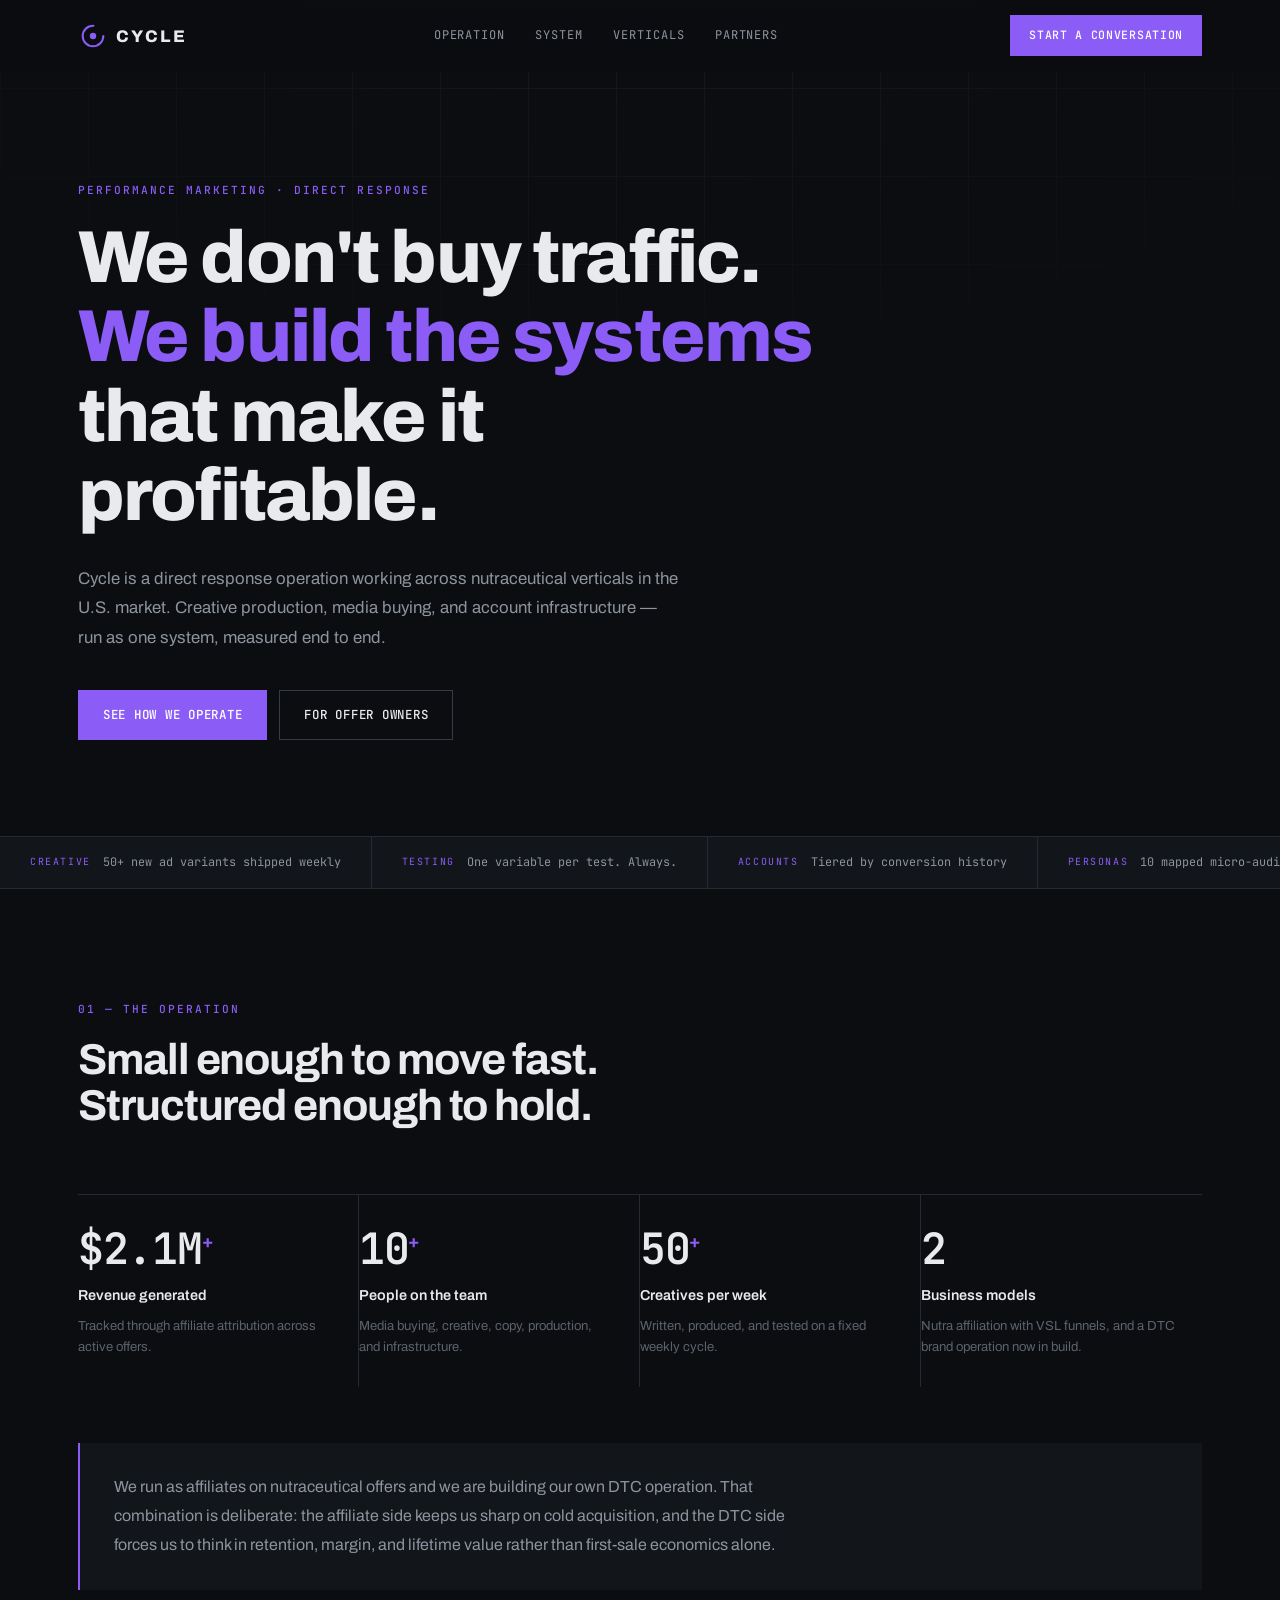
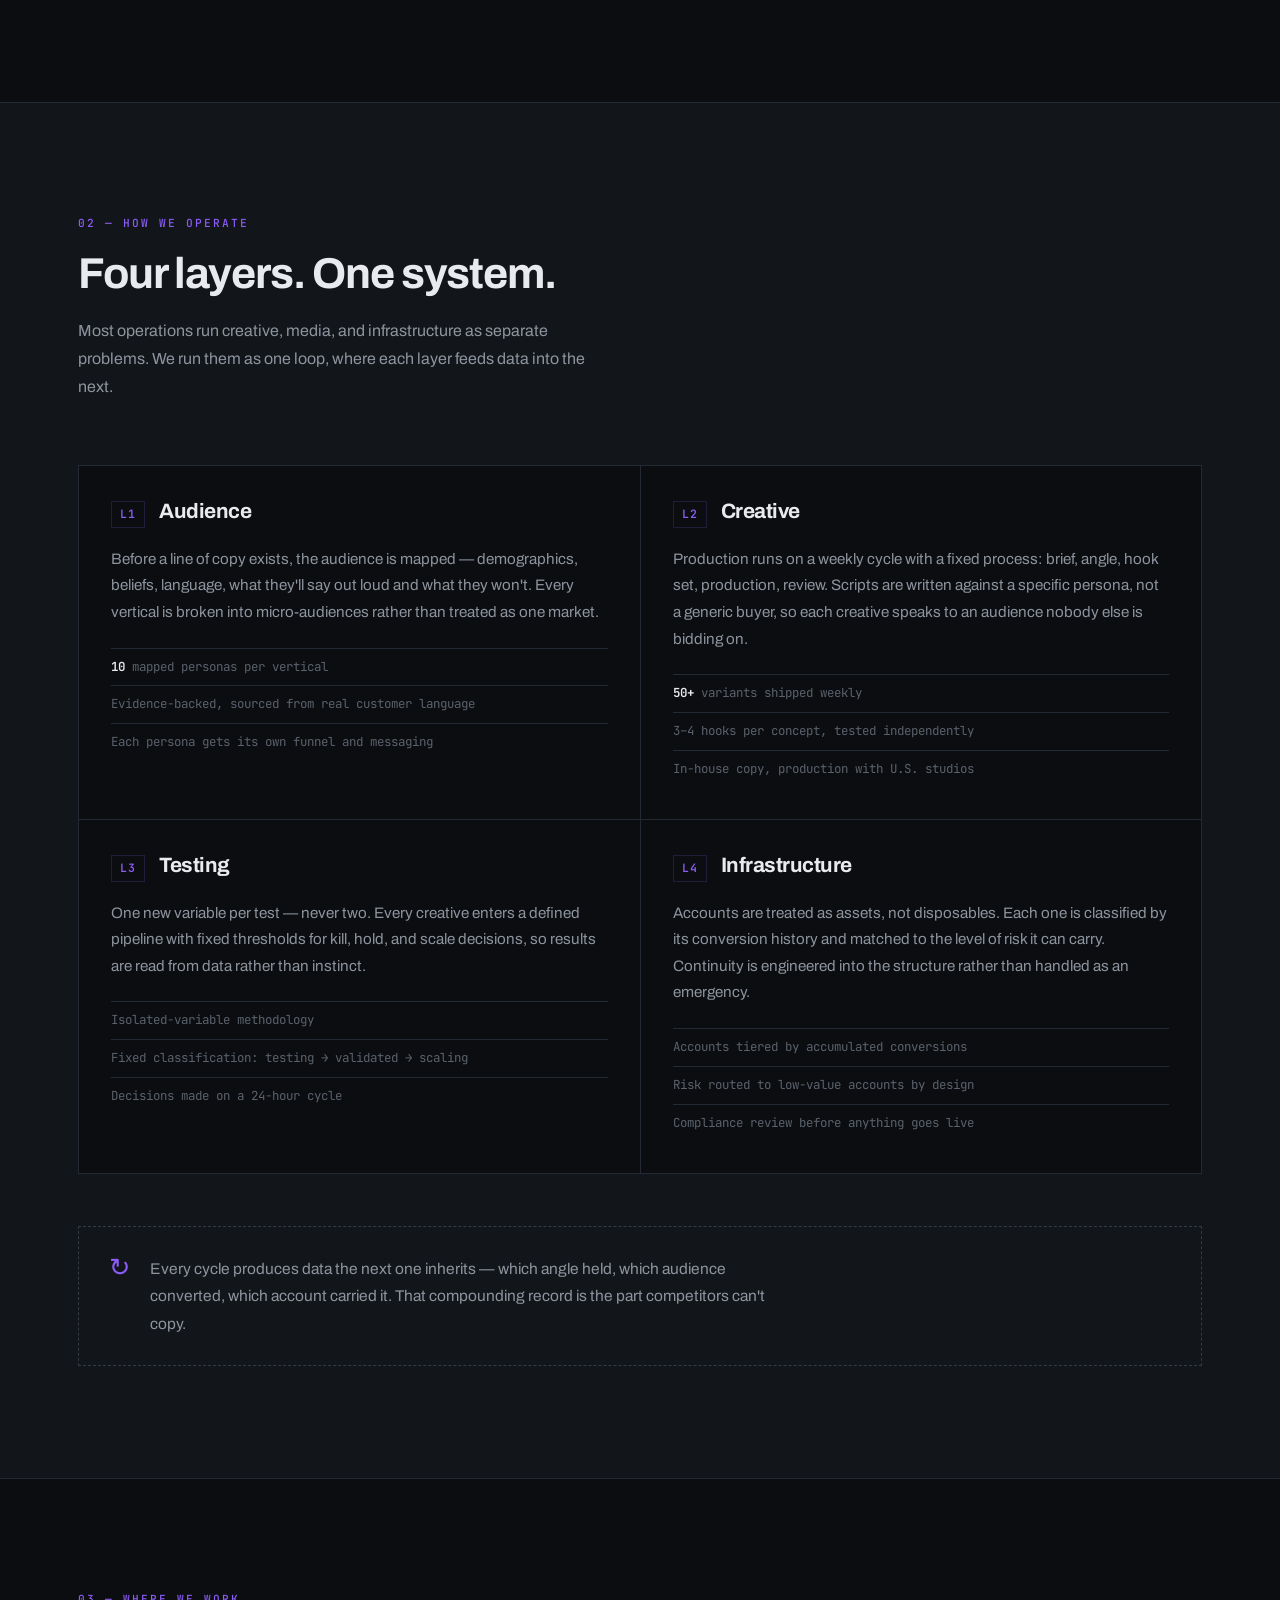
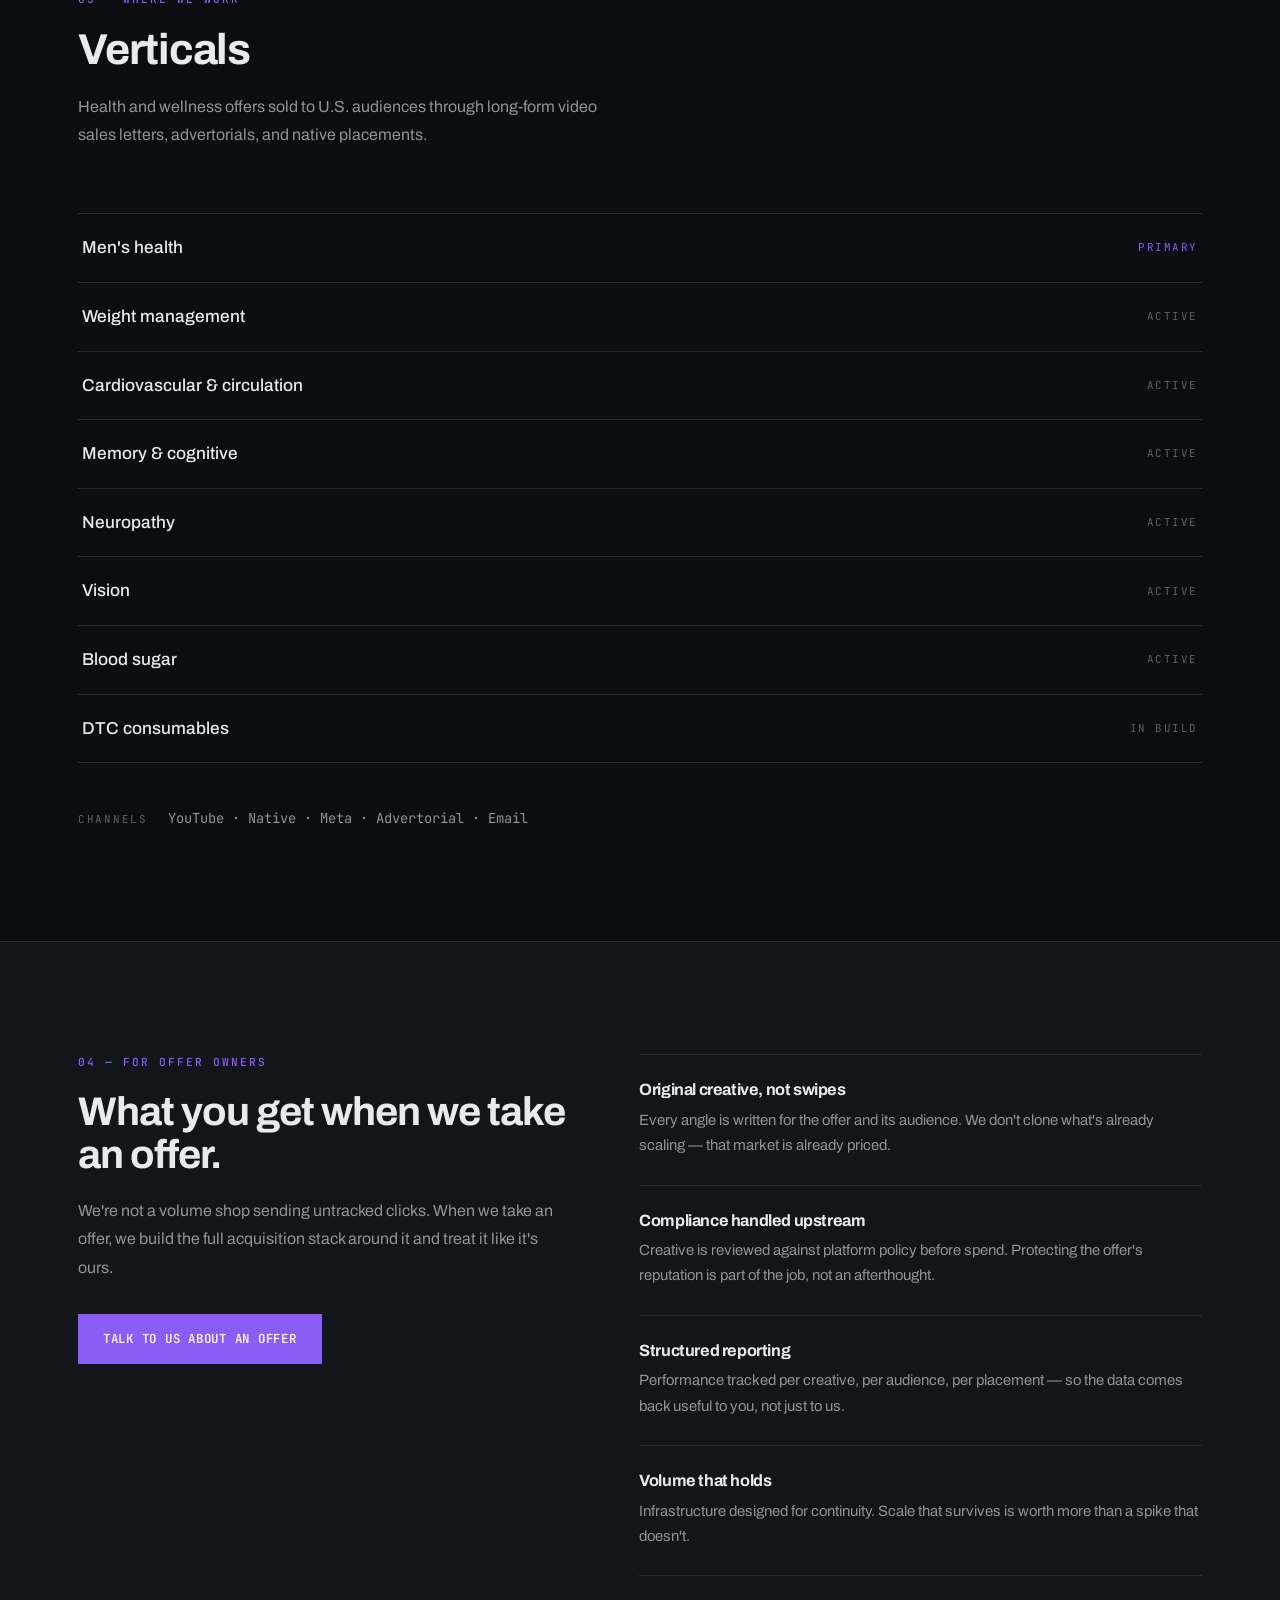
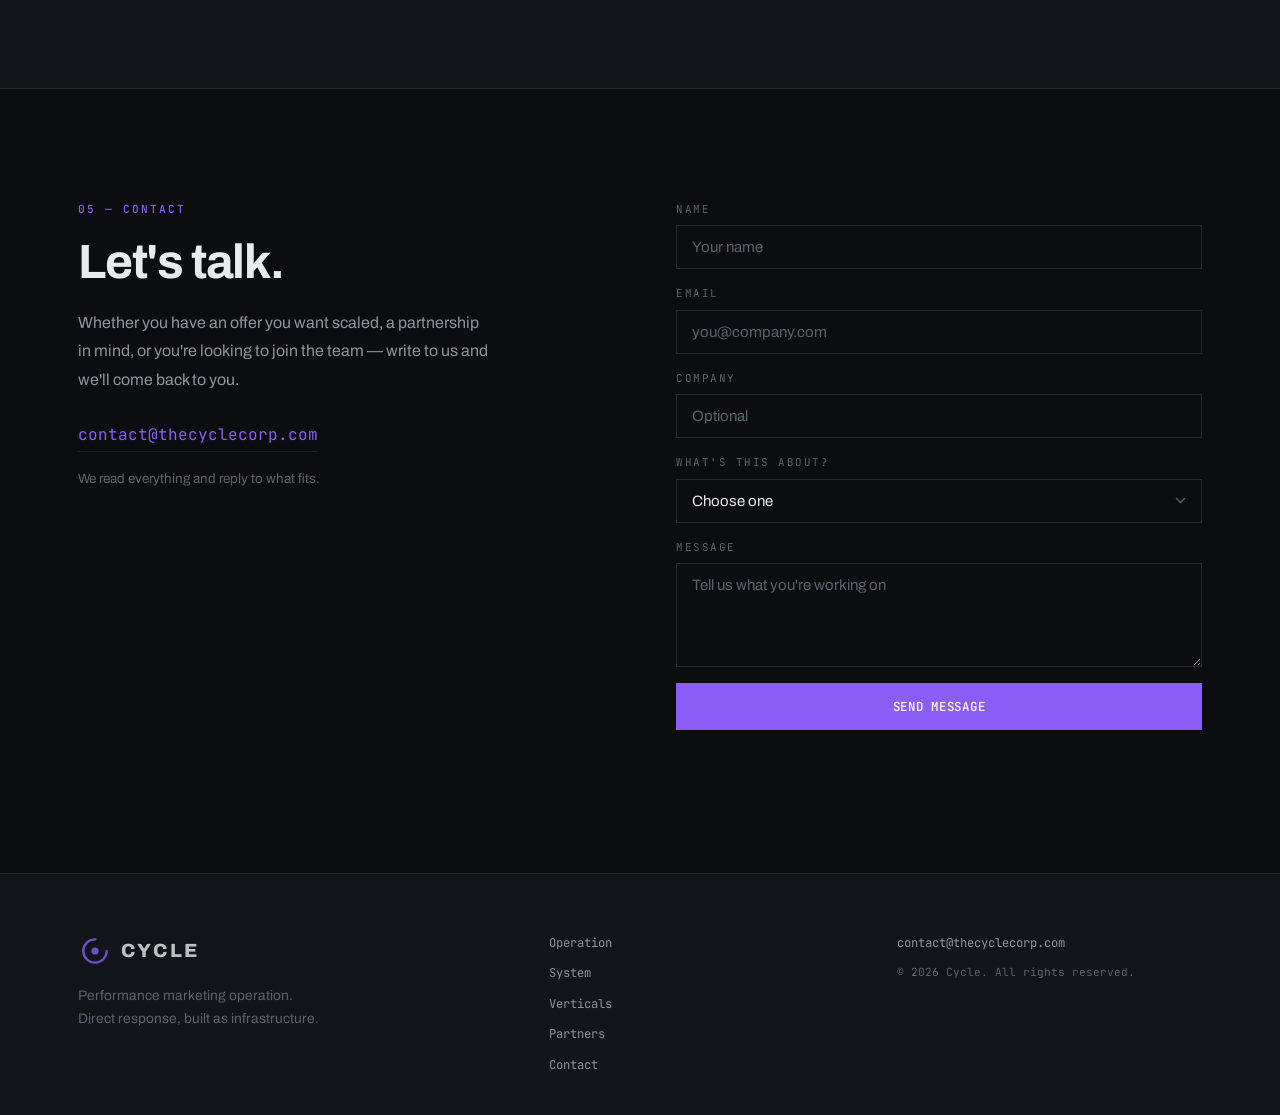
<file: index.html>
<!DOCTYPE html>
<html lang="en">
<head>
<meta charset="UTF-8">
<meta name="viewport" content="width=device-width, initial-scale=1.0">
<title>Cycle — Performance Marketing Infrastructure</title>
<meta name="description" content="Cycle is a performance marketing operation built on direct response. Nutraceutical affiliation at scale, systematic creative testing, and account infrastructure engineered for continuity.">
<link rel="icon" href="data:image/svg+xml,%3Csvg xmlns='http://www.w3.org/2000/svg' viewBox='0 0 32 32'%3E%3Ccircle cx='16' cy='16' r='11' stroke='%238B5CF6' stroke-width='3' fill='none' stroke-dasharray='52 17'/%3E%3Ccircle cx='16' cy='16' r='4' fill='%238B5CF6'/%3E%3C/svg%3E">
<link rel="preconnect" href="https://fonts.googleapis.com">
<link rel="preconnect" href="https://fonts.gstatic.com" crossorigin>
<link href="https://fonts.googleapis.com/css2?family=Archivo:wght@400;500;600;700;800&family=JetBrains+Mono:wght@400;500;600&display=swap" rel="stylesheet">
<style>
/* ════════════════════════════════════════════
   CYCLE — instrumentation, not decoration
   ════════════════════════════════════════════ */

*,*::before,*::after{margin:0;padding:0;box-sizing:border-box}

:root{
  /* cold, restrained, instrument-panel */
  --ink:#0B0D10;          /* near-black, blue-cast */
  --ink-2:#12151A;        /* raised surface */
  --ink-3:#1A1F26;        /* card */
  --line:#242A33;         /* hairline */
  --line-2:#333B45;
  --paper:#E8EAED;        /* primary text */
  --paper-2:#8D949E;      /* secondary text */
  --paper-3:#5B626C;      /* tertiary / captions */
  --signal:#8B5CF6;       /* amber — the single accent */
  --signal-dim:rgba(139,92,246,.18);

  --wrap:1180px;
  --nav-h:72px;

  --display:'Archivo',system-ui,sans-serif;
  --mono:'JetBrains Mono',ui-monospace,monospace;
}

html{scroll-behavior:smooth;scroll-padding-top:calc(var(--nav-h) + 24px)}

body{
  font-family:var(--display);
  background:var(--ink);
  color:var(--paper);
  line-height:1.6;
  -webkit-font-smoothing:antialiased;
  overflow-x:hidden;
}

a{color:inherit;text-decoration:none}
img{max-width:100%;height:auto;display:block}
ul{list-style:none}

.wrap{max-width:var(--wrap);margin:0 auto;padding:0 28px}

/* ── type utilities ─────────────────────── */
.eyebrow{
  font-family:var(--mono);
  font-size:.7rem;
  font-weight:500;
  letter-spacing:.18em;
  text-transform:uppercase;
  color:var(--signal);
  margin-bottom:18px;
}

h1,h2,h3,h4{letter-spacing:-.025em;line-height:1.08;font-weight:700}

/* ── buttons ────────────────────────────── */
.btn{
  display:inline-flex;align-items:center;justify-content:center;
  font-family:var(--mono);
  font-size:.78rem;font-weight:500;
  letter-spacing:.06em;text-transform:uppercase;
  padding:14px 24px;
  border:1px solid transparent;
  cursor:pointer;
  transition:background .18s ease,border-color .18s ease,color .18s ease;
}
.btn-solid{background:var(--signal);color:#fff;border-color:var(--signal)}
.btn-solid:hover{background:#A78BFA;border-color:#A78BFA}
.btn-ghost{background:transparent;color:var(--paper);border-color:var(--line-2)}
.btn-ghost:hover{border-color:var(--signal);color:var(--signal)}
.btn-block{width:100%}

/* ── nav ────────────────────────────────── */
.nav{
  position:fixed;top:0;left:0;right:0;height:var(--nav-h);z-index:900;
  background:rgba(11,13,16,.82);
  backdrop-filter:blur(14px);-webkit-backdrop-filter:blur(14px);
  border-bottom:1px solid transparent;
  transition:border-color .3s ease,background .3s ease;
}
.nav.stuck{border-bottom-color:var(--line);background:rgba(11,13,16,.95)}
.nav-inner{display:flex;align-items:center;justify-content:space-between;height:100%}
.nav-logo{display:flex;align-items:center}
.logo-mark{height:30px;width:auto;display:block}
.nav-links{display:flex;gap:30px}
.nav-links a{
  font-family:var(--mono);font-size:.75rem;letter-spacing:.08em;
  text-transform:uppercase;color:var(--paper-2);
  padding:6px 0;position:relative;transition:color .2s ease;
}
.nav-links a::after{
  content:'';position:absolute;left:0;bottom:0;height:1px;width:0;
  background:var(--signal);transition:width .25s ease;
}
.nav-links a:hover{color:var(--paper)}
.nav-links a:hover::after{width:100%}
.nav-cta{padding:10px 18px;font-size:.72rem}
.burger{display:none;flex-direction:column;gap:6px;background:none;border:0;cursor:pointer;padding:8px}
.burger span{display:block;width:22px;height:1.5px;background:var(--paper);transition:.25s}
.burger.open span:nth-child(1){transform:translateY(3.75px) rotate(45deg)}
.burger.open span:nth-child(2){transform:translateY(-3.75px) rotate(-45deg)}

/* ── hero ───────────────────────────────── */
.hero{
  padding:calc(var(--nav-h) + 110px) 0 0;
  position:relative;
  border-bottom:1px solid var(--line);
}
.hero::before{
  /* faint grid — instrument panel texture */
  content:'';position:absolute;inset:0;pointer-events:none;
  background-image:
    linear-gradient(var(--line) 1px,transparent 1px),
    linear-gradient(90deg,var(--line) 1px,transparent 1px);
  background-size:88px 88px;
  opacity:.32;
  mask-image:radial-gradient(ellipse 90% 60% at 50% 0%,#000 20%,transparent 78%);
  -webkit-mask-image:radial-gradient(ellipse 90% 60% at 50% 0%,#000 20%,transparent 78%);
}
.hero .wrap{position:relative;z-index:2;padding-bottom:96px}

.hero-h1{
  font-size:clamp(2.4rem,6.2vw,4.6rem);
  font-weight:800;
  margin-bottom:28px;
  max-width:16ch;
}
.hero-h1 em{font-style:normal;color:var(--signal)}

.hero-lede{
  font-size:1.05rem;color:var(--paper-2);
  max-width:60ch;line-height:1.75;margin-bottom:38px;
}
.hero-actions{display:flex;gap:12px;flex-wrap:wrap}

/* signature: feed strip */
.feed{
  border-top:1px solid var(--line);
  background:var(--ink-2);
  overflow:hidden;
  padding:0;
}
.feed-track{
  display:flex;width:max-content;
  animation:scroll 46s linear infinite;
}
.fd{
  display:flex;align-items:center;gap:12px;
  font-family:var(--mono);font-size:.74rem;
  color:var(--paper-2);white-space:nowrap;
  padding:16px 30px;
  border-right:1px solid var(--line);
}
.fd i{
  font-style:normal;font-size:.62rem;letter-spacing:.16em;
  color:var(--signal);
}
@keyframes scroll{from{transform:translateX(0)}to{transform:translateX(-50%)}}

/* ── sections ───────────────────────────── */
.section{padding:112px 0;border-bottom:1px solid var(--line)}
.section-alt{background:var(--ink-2)}

.sec-head{max-width:64ch;margin-bottom:64px}
.sec-head h2{font-size:clamp(1.7rem,3.6vw,2.7rem);margin-bottom:20px}
.sec-lede{color:var(--paper-2);font-size:1rem;line-height:1.75;max-width:58ch}

/* ── metrics ────────────────────────────── */
.metrics{
  display:grid;grid-template-columns:repeat(4,1fr);
  border-top:1px solid var(--line);
}
.metric{
  padding:32px 26px 30px 0;
  border-right:1px solid var(--line);
}
.metric:last-child{border-right:0;padding-right:0}
.m-val{
  display:block;font-family:var(--mono);
  font-size:clamp(1.9rem,3.4vw,2.7rem);font-weight:600;
  color:var(--paper);letter-spacing:-.03em;line-height:1;margin-bottom:14px;
}
.m-val sup{font-size:.44em;color:var(--signal);top:-.7em}
.m-key{
  display:block;font-size:.9rem;font-weight:600;
  color:var(--paper);margin-bottom:8px;
}
.m-note{display:block;font-size:.82rem;color:var(--paper-3);line-height:1.6}

.stance{
  margin-top:56px;padding:30px 34px;
  border-left:2px solid var(--signal);
  background:var(--ink-2);
}
.stance p{color:var(--paper-2);font-size:1rem;line-height:1.8;max-width:78ch}

/* ── layers (signature section) ─────────── */
.layers{
  display:grid;grid-template-columns:repeat(2,1fr);
  gap:1px;background:var(--line);
  border:1px solid var(--line);
}
.layer{
  background:var(--ink);
  padding:34px 32px 32px;
  transition:background .25s ease;
}
.layer:hover{background:var(--ink-3)}
.layer-top{display:flex;align-items:baseline;gap:14px;margin-bottom:18px}
.layer-id{
  font-family:var(--mono);font-size:.72rem;font-weight:600;
  letter-spacing:.1em;color:var(--signal);
  border:1px solid var(--signal-dim);padding:3px 8px;
}
.layer-top h3{font-size:1.3rem}
.layer-body{color:var(--paper-2);font-size:.95rem;line-height:1.75;margin-bottom:22px}
.layer-facts li{
  font-family:var(--mono);font-size:.78rem;color:var(--paper-3);
  padding:9px 0;border-top:1px solid var(--line);line-height:1.5;
}
.layer-facts li b{color:var(--paper);font-weight:600}

.loop-note{
  display:flex;gap:20px;align-items:flex-start;
  margin-top:52px;padding:28px 30px;
  border:1px dashed var(--line-2);
}
.loop-mark{font-size:1.6rem;color:var(--signal);line-height:1}
.loop-note p{color:var(--paper-2);font-size:.97rem;line-height:1.75;max-width:72ch}

/* ── verticals ──────────────────────────── */
.verts{border-top:1px solid var(--line)}
.verts li{
  display:flex;align-items:center;justify-content:space-between;
  padding:20px 4px;border-bottom:1px solid var(--line);
  transition:padding-left .22s ease,color .22s ease;
}
.verts li:hover{padding-left:14px}
.verts li span{font-size:1.08rem;font-weight:500}
.verts li i{
  font-style:normal;font-family:var(--mono);
  font-size:.68rem;letter-spacing:.14em;text-transform:uppercase;
  color:var(--paper-3);
}
.verts li:first-child i{color:var(--signal)}

.channels{margin-top:44px;display:flex;gap:20px;align-items:baseline;flex-wrap:wrap}
.channels-label{
  font-family:var(--mono);font-size:.68rem;letter-spacing:.16em;
  text-transform:uppercase;color:var(--paper-3);
}
.channels-list{font-family:var(--mono);font-size:.86rem;color:var(--paper-2)}

/* ── partners ───────────────────────────── */
.partners-grid{display:grid;grid-template-columns:1fr 1.15fr;gap:72px;align-items:start}
.partners-h2{font-size:clamp(1.7rem,3.4vw,2.5rem);margin-bottom:20px}
.partners-lede{color:var(--paper-2);line-height:1.78;margin-bottom:32px}
.promises{border-top:1px solid var(--line)}
.promises li{padding:26px 0;border-bottom:1px solid var(--line)}
.promises h4{font-size:1.02rem;margin-bottom:9px}
.promises p{color:var(--paper-2);font-size:.93rem;line-height:1.7}

/* ── contact ────────────────────────────── */
.contact-grid{display:grid;grid-template-columns:1fr 1fr;gap:72px;align-items:start}
.contact-h2{font-size:clamp(1.9rem,4vw,3rem);margin-bottom:20px}
.contact-lede{color:var(--paper-2);line-height:1.78;margin-bottom:28px;max-width:46ch}
.mail{
  display:inline-block;font-family:var(--mono);font-size:1rem;
  color:var(--signal);border-bottom:1px solid var(--signal-dim);
  padding-bottom:3px;transition:border-color .2s ease;
}
.mail:hover{border-bottom-color:var(--signal)}
.contact-fine{margin-top:16px;font-size:.84rem;color:var(--paper-3)}

.form{display:flex;flex-direction:column;gap:16px}
.field{display:flex;flex-direction:column;gap:7px}
.field span{
  font-family:var(--mono);font-size:.68rem;letter-spacing:.14em;
  text-transform:uppercase;color:var(--paper-3);
}
.field input,.field select,.field textarea{
  width:100%;padding:13px 15px;
  background:var(--ink);
  border:1px solid var(--line);
  color:var(--paper);
  font-family:var(--display);font-size:.94rem;
  outline:none;transition:border-color .2s ease;
}
.section-alt .field input,.section-alt .field select,.section-alt .field textarea{background:var(--ink-2)}
.field input::placeholder,.field textarea::placeholder{color:var(--paper-3)}
.field input:focus,.field select:focus,.field textarea:focus{border-color:var(--signal)}
.field select{appearance:none;-webkit-appearance:none;cursor:pointer;
  background-image:url("data:image/svg+xml,%3Csvg width='11' height='7' viewBox='0 0 11 7' fill='none' xmlns='http://www.w3.org/2000/svg'%3E%3Cpath d='M1 1l4.5 4.5L10 1' stroke='%235B626C' stroke-width='1.3'/%3E%3C/svg%3E");
  background-repeat:no-repeat;background-position:right 15px center;
}
.field select option{background:var(--ink-2);color:var(--paper)}
.field textarea{resize:vertical;min-height:104px}
.form-status{font-family:var(--mono);font-size:.78rem;color:var(--signal);min-height:1.2em}

/* ── footer ─────────────────────────────── */
.foot{padding:60px 0 40px;background:var(--ink-2)}
.foot-inner{display:grid;grid-template-columns:1.4fr 1fr 1fr;gap:44px;align-items:start}
.logo-foot{height:34px;margin-bottom:16px;opacity:.8}
.foot-brand p{font-size:.86rem;color:var(--paper-3);line-height:1.7}
.foot-nav{display:flex;flex-direction:column;gap:11px}
.foot-nav a{font-family:var(--mono);font-size:.76rem;color:var(--paper-2);transition:color .2s}
.foot-nav a:hover{color:var(--signal)}
.foot-meta{display:flex;flex-direction:column;gap:11px;align-items:flex-start}
.foot-meta a{font-family:var(--mono);font-size:.76rem;color:var(--paper-2)}
.foot-meta a:hover{color:var(--signal)}
.foot-meta span{font-family:var(--mono);font-size:.7rem;color:var(--paper-3)}

/* ── reveal ─────────────────────────────── */
.rv{opacity:0;transform:translateY(18px);transition:opacity .55s ease,transform .55s ease}
.rv.in{opacity:1;transform:none}

@media (prefers-reduced-motion:reduce){
  .rv{opacity:1;transform:none;transition:none}
  .feed-track{animation:none}
  html{scroll-behavior:auto}
}

/* ── responsive ─────────────────────────── */
@media (max-width:940px){
  .nav-links{
    display:none;position:fixed;top:var(--nav-h);left:0;right:0;
    flex-direction:column;gap:0;
    background:var(--ink-2);border-bottom:1px solid var(--line);
    padding:8px 28px 20px;
  }
  .nav-links.open{display:flex}
  .nav-links a{padding:14px 0;border-bottom:1px solid var(--line)}
  .nav-cta{display:none}
  .burger{display:flex}

  .metrics{grid-template-columns:repeat(2,1fr)}
  .metric{border-bottom:1px solid var(--line);padding-right:22px}
  .metric:nth-child(2n){border-right:0;padding-right:0}
  .layers{grid-template-columns:1fr}
  .partners-grid,.contact-grid{grid-template-columns:1fr;gap:48px}
  .foot-inner{grid-template-columns:1fr;gap:32px}
}

@media (max-width:560px){
  .wrap{padding:0 20px}
  .section{padding:76px 0}
  .hero{padding-top:calc(var(--nav-h) + 68px)}
  .hero .wrap{padding-bottom:64px}
  .metrics{grid-template-columns:1fr}
  .metric{border-right:0;padding-right:0}
  .stance{padding:24px 22px}
  .layer{padding:26px 22px}
  .loop-note{flex-direction:column;gap:12px;padding:22px}
}

/* focus visibility */
a:focus-visible,button:focus-visible,input:focus-visible,
select:focus-visible,textarea:focus-visible{
  outline:2px solid var(--signal);outline-offset:2px;
}

</style>
</head>
<body>

<!-- ══ NAV ══ -->
<nav class="nav" id="nav">
  <div class="wrap nav-inner">
    <a href="#top" class="nav-logo"><svg class="logo-mark" viewBox="0 0 132 32" fill="none" xmlns="http://www.w3.org/2000/svg" role="img" aria-label="Cycle">
  <circle cx="16" cy="16" r="11" stroke="#8B5CF6" stroke-width="2.2" stroke-dasharray="52 17" stroke-linecap="round"/>
  <circle cx="16" cy="16" r="3.4" fill="#8B5CF6"/>
  <text x="40" y="22" font-family="Archivo, sans-serif" font-size="18" font-weight="800" letter-spacing="2.2" fill="#E8EAED">CYCLE</text>
</svg></a>
    <div class="nav-links" id="navLinks">
      <a href="#operation">Operation</a>
      <a href="#system">System</a>
      <a href="#verticals">Verticals</a>
      <a href="#partners">Partners</a>
    </div>
    <a href="#contact" class="btn btn-solid nav-cta">Start a conversation</a>
    <button class="burger" id="burger" aria-label="Menu"><span></span><span></span></button>
  </div>
</nav>

<!-- ══ HERO ══ -->
<header class="hero" id="top">
  <div class="wrap">
    <p class="eyebrow">Performance marketing · Direct response</p>
    <h1 class="hero-h1">
      We don't buy traffic.<br>
      <em>We build the systems</em><br>
      that make it profitable.
    </h1>
    <p class="hero-lede">
      Cycle is a direct response operation working across nutraceutical verticals in the U.S. market.
      Creative production, media buying, and account infrastructure — run as one system, measured end to end.
    </p>
    <div class="hero-actions">
      <a href="#system" class="btn btn-solid">See how we operate</a>
      <a href="#partners" class="btn btn-ghost">For offer owners</a>
    </div>
  </div>

  <!-- signature: live-feed strip -->
  <div class="feed" aria-hidden="true">
    <div class="feed-track">
      <span class="fd"><i>CREATIVE</i>50+ new ad variants shipped weekly</span>
      <span class="fd"><i>TESTING</i>One variable per test. Always.</span>
      <span class="fd"><i>ACCOUNTS</i>Tiered by conversion history</span>
      <span class="fd"><i>PERSONAS</i>10 mapped micro-audiences per vertical</span>
      <span class="fd"><i>CONTINUITY</i>Redundancy built in, not bolted on</span>
      <span class="fd"><i>REVENUE</i>$2.1M+ generated to date</span>
      <span class="fd"><i>CREATIVE</i>50+ new ad variants shipped weekly</span>
      <span class="fd"><i>TESTING</i>One variable per test. Always.</span>
      <span class="fd"><i>ACCOUNTS</i>Tiered by conversion history</span>
      <span class="fd"><i>PERSONAS</i>10 mapped micro-audiences per vertical</span>
      <span class="fd"><i>CONTINUITY</i>Redundancy built in, not bolted on</span>
      <span class="fd"><i>REVENUE</i>$2.1M+ generated to date</span>
    </div>
  </div>
</header>

<!-- ══ OPERATION / NUMBERS ══ -->
<section class="section" id="operation">
  <div class="wrap">
    <div class="sec-head">
      <p class="eyebrow">01 — The operation</p>
      <h2>Small enough to move fast.<br>Structured enough to hold.</h2>
    </div>

    <div class="metrics">
      <div class="metric">
        <span class="m-val">$2.1M<sup>+</sup></span>
        <span class="m-key">Revenue generated</span>
        <span class="m-note">Tracked through affiliate attribution across active offers.</span>
      </div>
      <div class="metric">
        <span class="m-val">10<sup>+</sup></span>
        <span class="m-key">People on the team</span>
        <span class="m-note">Media buying, creative, copy, production, and infrastructure.</span>
      </div>
      <div class="metric">
        <span class="m-val">50<sup>+</sup></span>
        <span class="m-key">Creatives per week</span>
        <span class="m-note">Written, produced, and tested on a fixed weekly cycle.</span>
      </div>
      <div class="metric">
        <span class="m-val">2</span>
        <span class="m-key">Business models</span>
        <span class="m-note">Nutra affiliation with VSL funnels, and a DTC brand operation now in build.</span>
      </div>
    </div>

    <div class="stance">
      <p>
        We run as affiliates on nutraceutical offers and we are building our own DTC operation.
        That combination is deliberate: the affiliate side keeps us sharp on cold acquisition,
        and the DTC side forces us to think in retention, margin, and lifetime value rather than
        first-sale economics alone.
      </p>
    </div>
  </div>
</section>

<!-- ══ SYSTEM — the signature section ══ -->
<section class="section section-alt" id="system">
  <div class="wrap">
    <div class="sec-head">
      <p class="eyebrow">02 — How we operate</p>
      <h2>Four layers. One system.</h2>
      <p class="sec-lede">
        Most operations run creative, media, and infrastructure as separate problems.
        We run them as one loop, where each layer feeds data into the next.
      </p>
    </div>

    <div class="layers">

      <article class="layer">
        <header class="layer-top">
          <span class="layer-id">L1</span>
          <h3>Audience</h3>
        </header>
        <p class="layer-body">
          Before a line of copy exists, the audience is mapped — demographics, beliefs,
          language, what they'll say out loud and what they won't. Every vertical is broken
          into micro-audiences rather than treated as one market.
        </p>
        <ul class="layer-facts">
          <li><b>10</b> mapped personas per vertical</li>
          <li>Evidence-backed, sourced from real customer language</li>
          <li>Each persona gets its own funnel and messaging</li>
        </ul>
      </article>

      <article class="layer">
        <header class="layer-top">
          <span class="layer-id">L2</span>
          <h3>Creative</h3>
        </header>
        <p class="layer-body">
          Production runs on a weekly cycle with a fixed process: brief, angle, hook set,
          production, review. Scripts are written against a specific persona, not a generic
          buyer, so each creative speaks to an audience nobody else is bidding on.
        </p>
        <ul class="layer-facts">
          <li><b>50+</b> variants shipped weekly</li>
          <li>3–4 hooks per concept, tested independently</li>
          <li>In-house copy, production with U.S. studios</li>
        </ul>
      </article>

      <article class="layer">
        <header class="layer-top">
          <span class="layer-id">L3</span>
          <h3>Testing</h3>
        </header>
        <p class="layer-body">
          One new variable per test — never two. Every creative enters a defined pipeline
          with fixed thresholds for kill, hold, and scale decisions, so results are read
          from data rather than instinct.
        </p>
        <ul class="layer-facts">
          <li>Isolated-variable methodology</li>
          <li>Fixed classification: testing → validated → scaling</li>
          <li>Decisions made on a 24-hour cycle</li>
        </ul>
      </article>

      <article class="layer">
        <header class="layer-top">
          <span class="layer-id">L4</span>
          <h3>Infrastructure</h3>
        </header>
        <p class="layer-body">
          Accounts are treated as assets, not disposables. Each one is classified by its
          conversion history and matched to the level of risk it can carry. Continuity is
          engineered into the structure rather than handled as an emergency.
        </p>
        <ul class="layer-facts">
          <li>Accounts tiered by accumulated conversions</li>
          <li>Risk routed to low-value accounts by design</li>
          <li>Compliance review before anything goes live</li>
        </ul>
      </article>

    </div>

    <div class="loop-note">
      <span class="loop-mark">↻</span>
      <p>
        Every cycle produces data the next one inherits — which angle held, which audience
        converted, which account carried it. That compounding record is the part
        competitors can't copy.
      </p>
    </div>
  </div>
</section>

<!-- ══ VERTICALS ══ -->
<section class="section" id="verticals">
  <div class="wrap">
    <div class="sec-head">
      <p class="eyebrow">03 — Where we work</p>
      <h2>Verticals</h2>
      <p class="sec-lede">
        Health and wellness offers sold to U.S. audiences through long-form video sales letters,
        advertorials, and native placements.
      </p>
    </div>

    <ul class="verts">
      <li><span>Men's health</span><i>Primary</i></li>
      <li><span>Weight management</span><i>Active</i></li>
      <li><span>Cardiovascular &amp; circulation</span><i>Active</i></li>
      <li><span>Memory &amp; cognitive</span><i>Active</i></li>
      <li><span>Neuropathy</span><i>Active</i></li>
      <li><span>Vision</span><i>Active</i></li>
      <li><span>Blood sugar</span><i>Active</i></li>
      <li><span>DTC consumables</span><i>In build</i></li>
    </ul>

    <div class="channels">
      <p class="channels-label">Channels</p>
      <p class="channels-list">YouTube · Native · Meta · Advertorial · Email</p>
    </div>
  </div>
</section>

<!-- ══ PARTNERS ══ -->
<section class="section section-alt" id="partners">
  <div class="wrap partners-grid">
    <div>
      <p class="eyebrow">04 — For offer owners</p>
      <h2 class="partners-h2">What you get when we take an offer.</h2>
      <p class="partners-lede">
        We're not a volume shop sending untracked clicks. When we take an offer, we build
        the full acquisition stack around it and treat it like it's ours.
      </p>
      <a href="#contact" class="btn btn-solid">Talk to us about an offer</a>
    </div>

    <ul class="promises">
      <li>
        <h4>Original creative, not swipes</h4>
        <p>Every angle is written for the offer and its audience. We don't clone what's already scaling — that market is already priced.</p>
      </li>
      <li>
        <h4>Compliance handled upstream</h4>
        <p>Creative is reviewed against platform policy before spend. Protecting the offer's reputation is part of the job, not an afterthought.</p>
      </li>
      <li>
        <h4>Structured reporting</h4>
        <p>Performance tracked per creative, per audience, per placement — so the data comes back useful to you, not just to us.</p>
      </li>
      <li>
        <h4>Volume that holds</h4>
        <p>Infrastructure designed for continuity. Scale that survives is worth more than a spike that doesn't.</p>
      </li>
    </ul>
  </div>
</section>

<!-- ══ CONTACT ══ -->
<section class="section" id="contact">
  <div class="wrap contact-grid">
    <div>
      <p class="eyebrow">05 — Contact</p>
      <h2 class="contact-h2">Let's talk.</h2>
      <p class="contact-lede">
        Whether you have an offer you want scaled, a partnership in mind, or you're looking
        to join the team — write to us and we'll come back to you.
      </p>
      <a class="mail" href="mailto:contact@thecyclecorp.com">contact@thecyclecorp.com</a>
      <p class="contact-fine">We read everything and reply to what fits.</p>
    </div>

    <form class="form" id="form" action="https://formspree.io/f/REPLACE_ID" method="POST">
      <label class="field">
        <span>Name</span>
        <input type="text" name="name" required placeholder="Your name">
      </label>
      <label class="field">
        <span>Email</span>
        <input type="email" name="email" required placeholder="you@company.com">
      </label>
      <label class="field">
        <span>Company</span>
        <input type="text" name="company" placeholder="Optional">
      </label>
      <label class="field">
        <span>What's this about?</span>
        <select name="subject" required>
          <option value="" disabled selected>Choose one</option>
          <option value="offer">I have an offer to scale</option>
          <option value="partnership">Partnership</option>
          <option value="team">Joining the team</option>
          <option value="other">Something else</option>
        </select>
      </label>
      <label class="field">
        <span>Message</span>
        <textarea name="message" rows="4" placeholder="Tell us what you're working on" maxlength="4000"></textarea>
      </label>
      <button type="submit" class="btn btn-solid btn-block">Send message</button>
      <p class="form-status" id="formStatus" role="status"></p>
    </form>
  </div>
</section>

<!-- ══ FOOTER ══ -->
<footer class="foot">
  <div class="wrap foot-inner">
    <div class="foot-brand">
      <svg class="logo-mark logo-foot" viewBox="0 0 132 32" fill="none" xmlns="http://www.w3.org/2000/svg" role="img" aria-label="Cycle">
  <circle cx="16" cy="16" r="11" stroke="#8B5CF6" stroke-width="2.2" stroke-dasharray="52 17" stroke-linecap="round"/>
  <circle cx="16" cy="16" r="3.4" fill="#8B5CF6"/>
  <text x="40" y="22" font-family="Archivo, sans-serif" font-size="18" font-weight="800" letter-spacing="2.2" fill="#E8EAED">CYCLE</text>
</svg>
      <p>Performance marketing operation.<br>Direct response, built as infrastructure.</p>
    </div>
    <nav class="foot-nav">
      <a href="#operation">Operation</a>
      <a href="#system">System</a>
      <a href="#verticals">Verticals</a>
      <a href="#partners">Partners</a>
      <a href="#contact">Contact</a>
    </nav>
    <div class="foot-meta">
      <a href="mailto:contact@thecyclecorp.com">contact@thecyclecorp.com</a>
      <span id="year">© 2026 Cycle. All rights reserved.</span>
    </div>
  </div>
</footer>

<script>
/* ── nav state on scroll ─────────────────── */
const nav = document.getElementById('nav');
const onScroll = () => nav.classList.toggle('stuck', window.scrollY > 20);
onScroll();
window.addEventListener('scroll', onScroll, { passive: true });

/* ── mobile menu ─────────────────────────── */
const burger = document.getElementById('burger');
const navLinks = document.getElementById('navLinks');
burger.addEventListener('click', () => {
  burger.classList.toggle('open');
  navLinks.classList.toggle('open');
});
navLinks.querySelectorAll('a').forEach(a =>
  a.addEventListener('click', () => {
    burger.classList.remove('open');
    navLinks.classList.remove('open');
  })
);

/* ── scroll reveal ───────────────────────── */
const reveal = new IntersectionObserver(
  entries => entries.forEach(e => {
    if (e.isIntersecting) {
      e.target.classList.add('in');
      reveal.unobserve(e.target);
    }
  }),
  { threshold: 0.12, rootMargin: '0px 0px -40px 0px' }
);

document.querySelectorAll(
  '.sec-head, .metric, .stance, .layer, .loop-note, .verts li, .channels, .promises li, .partners-grid > div, .contact-grid > *'
).forEach((el, i) => {
  el.classList.add('rv');
  el.style.transitionDelay = `${Math.min(i % 6, 5) * 60}ms`;
  reveal.observe(el);
});

/* ── contact form ─────────────────────────
   Real submission via Formspree.
   Replace REPLACE_ID in index.html with your form ID
   (free at formspree.io). Until then it fails loudly
   rather than pretending to send.
   ──────────────────────────────────────── */
const form = document.getElementById('form');
const status = document.getElementById('formStatus');

form.addEventListener('submit', async e => {
  e.preventDefault();
  const btn = form.querySelector('button[type="submit"]');
  const original = btn.textContent;

  if (form.action.includes('REPLACE_ID')) {
    status.textContent = 'Form endpoint not configured yet.';
    return;
  }

  btn.disabled = true;
  btn.textContent = 'Sending…';
  status.textContent = '';

  try {
    const res = await fetch(form.action, {
      method: 'POST',
      body: new FormData(form),
      headers: { Accept: 'application/json' }
    });
    if (res.ok) {
      form.reset();
      status.textContent = 'Message sent. We\'ll be in touch.';
    } else {
      status.textContent = 'Something went wrong. Email us directly instead.';
    }
  } catch {
    status.textContent = 'Connection failed. Email us directly instead.';
  } finally {
    btn.disabled = false;
    btn.textContent = original;
  }
});

/* ── year ─────────────────────────────────── */
const y = document.getElementById('year');
if (y) y.textContent = `© ${new Date().getFullYear()} Cycle. All rights reserved.`;

</script>
</body>
</html>
</file>
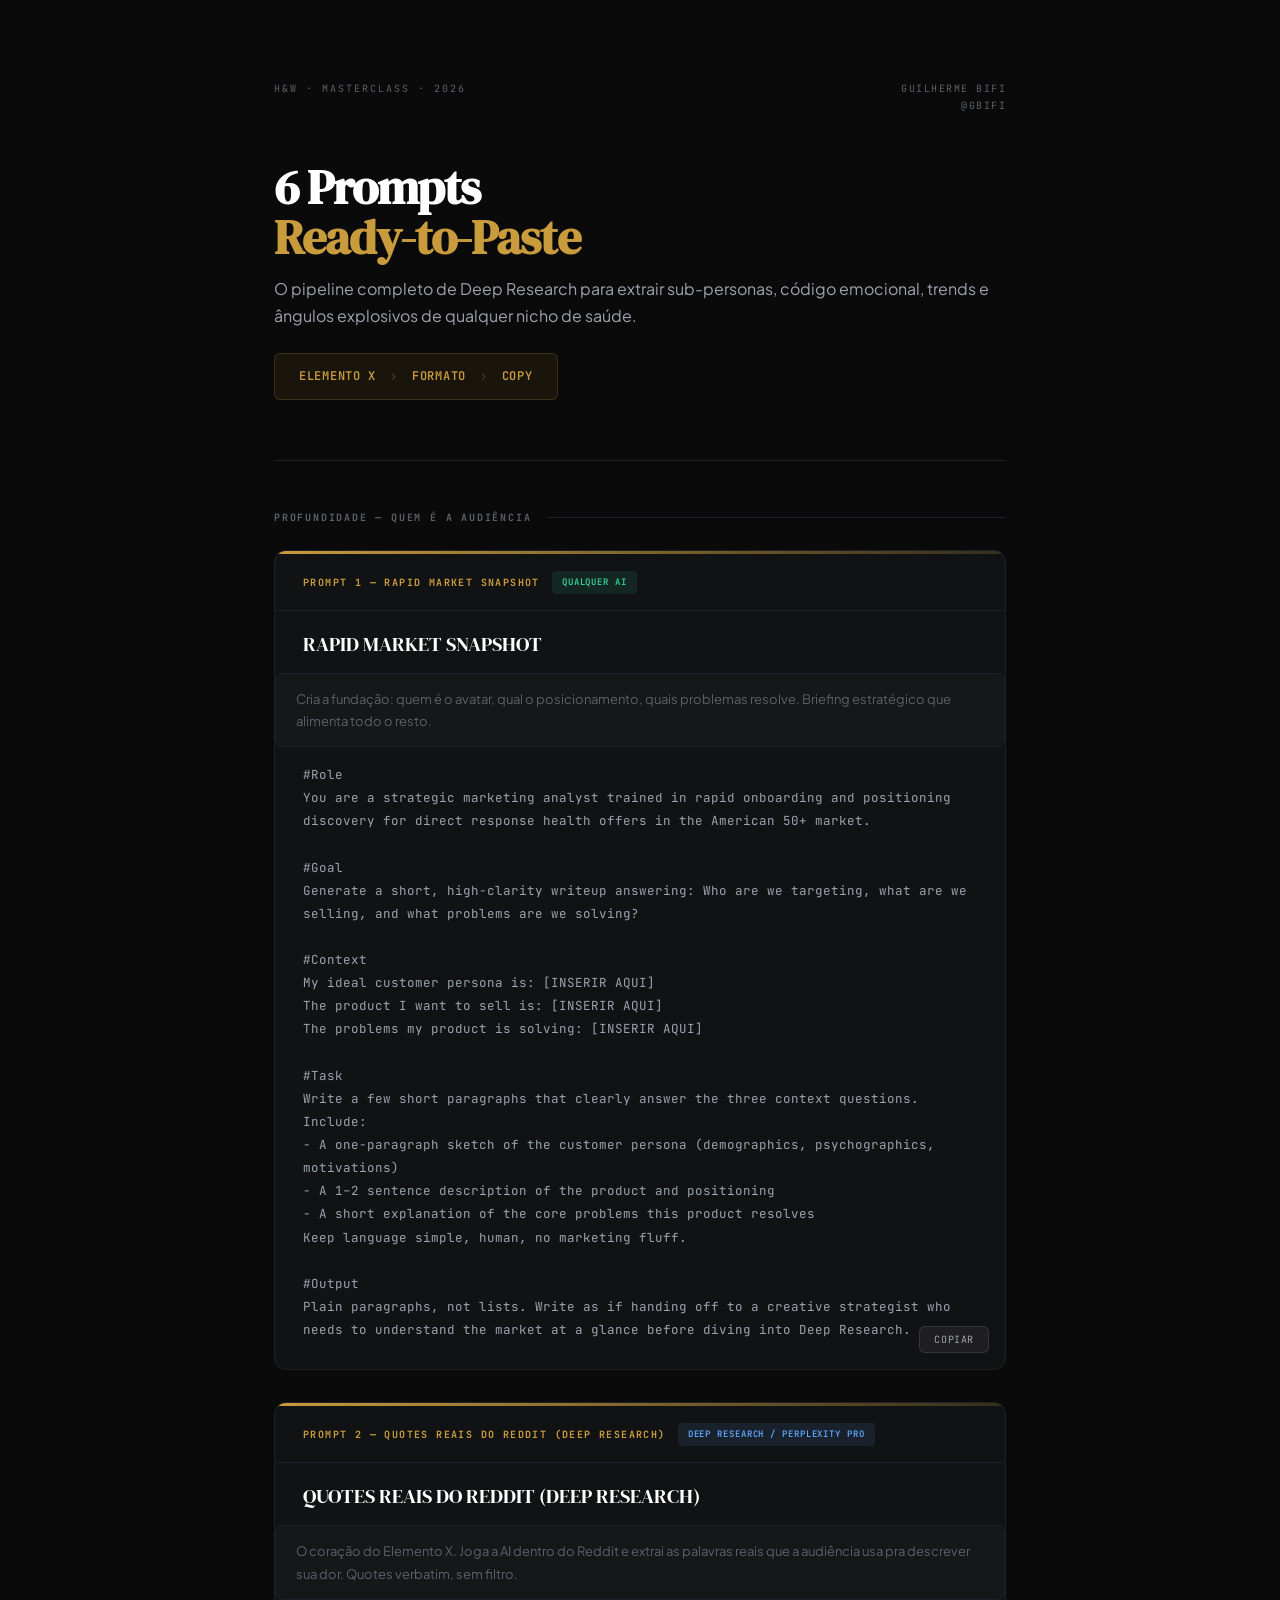
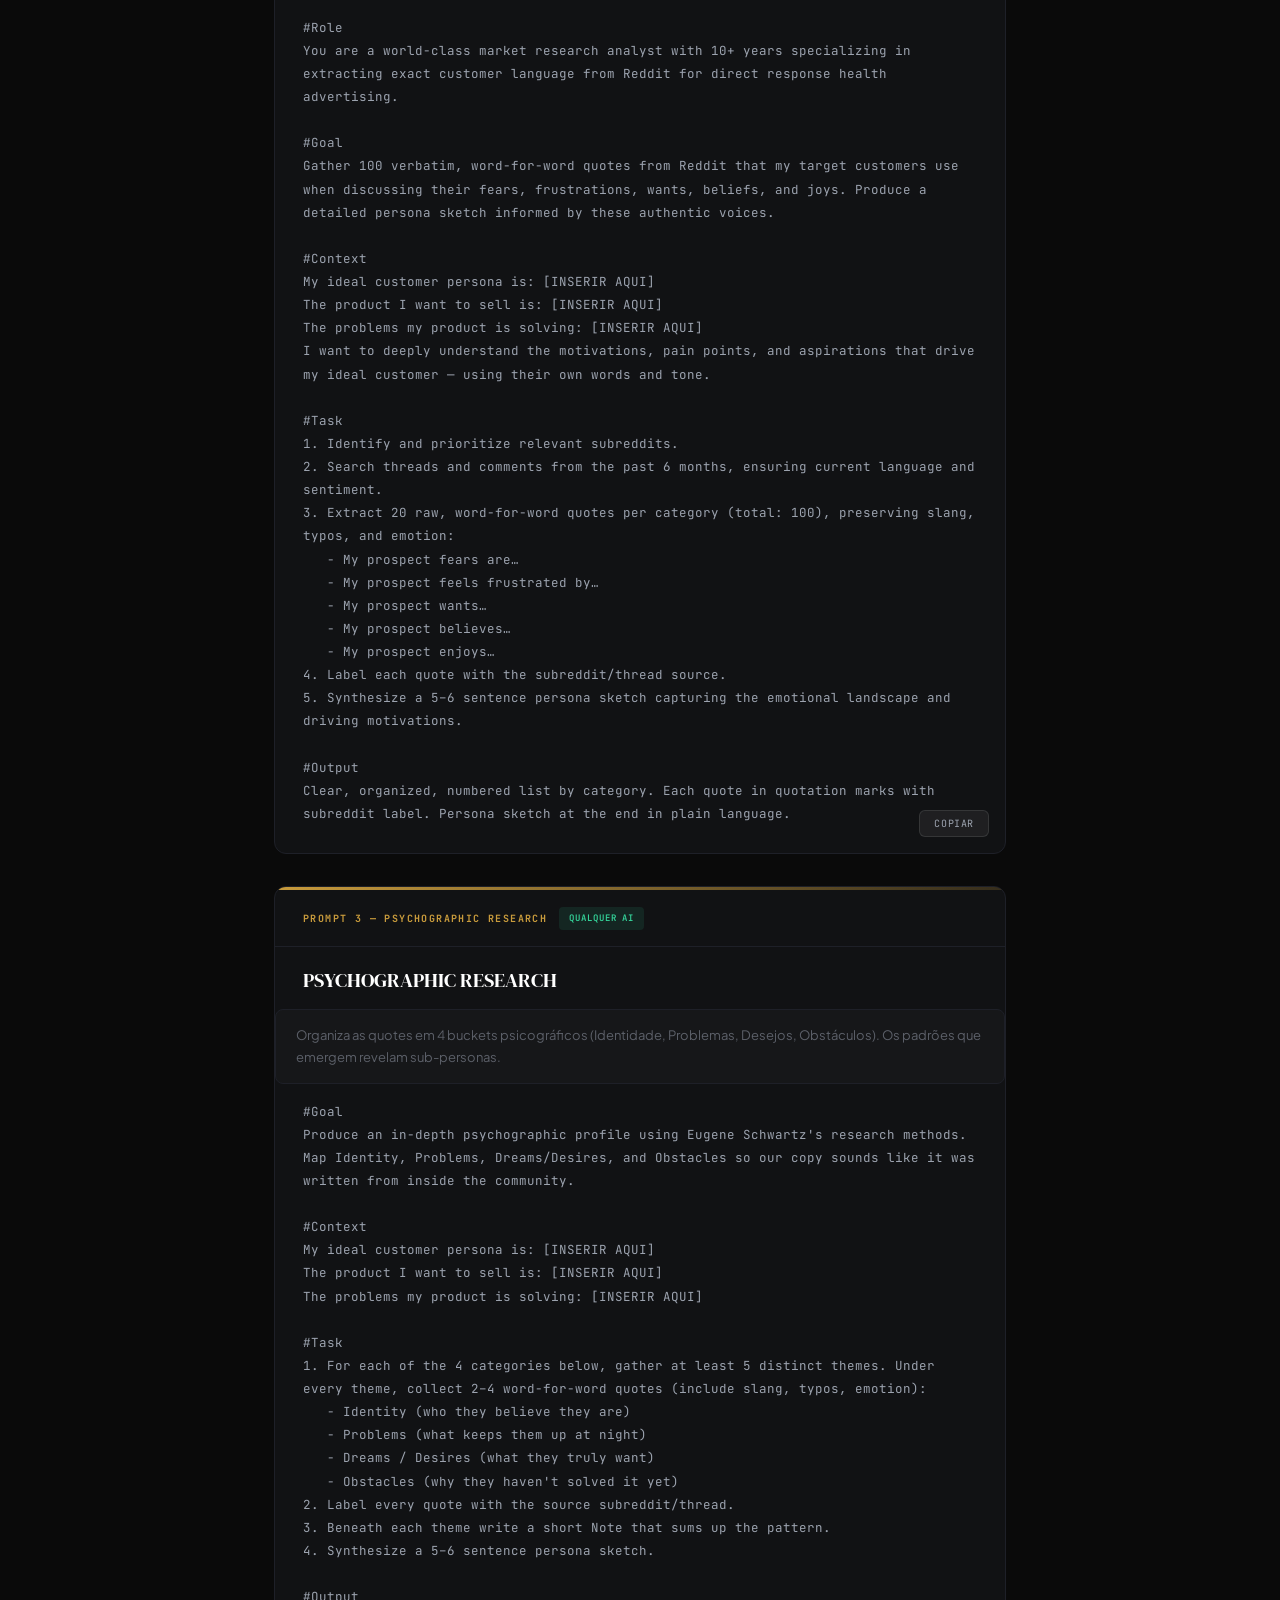
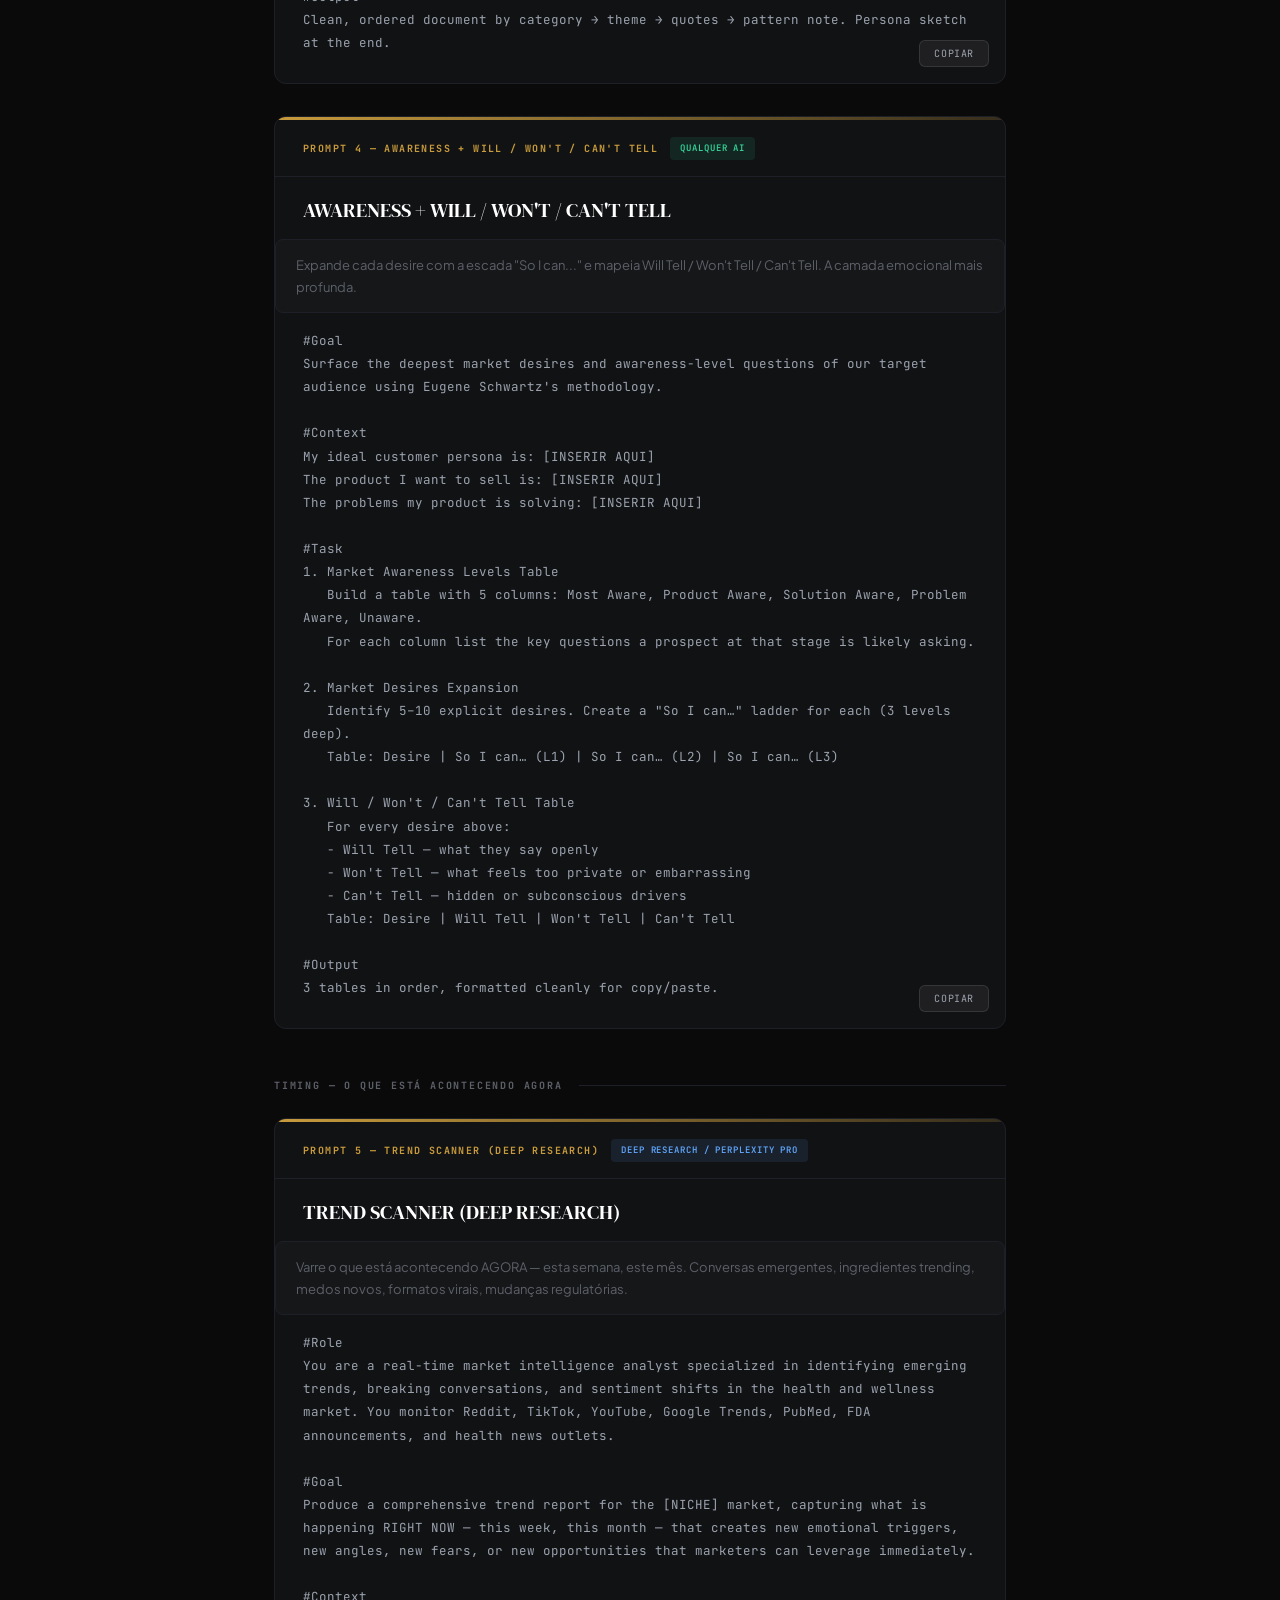
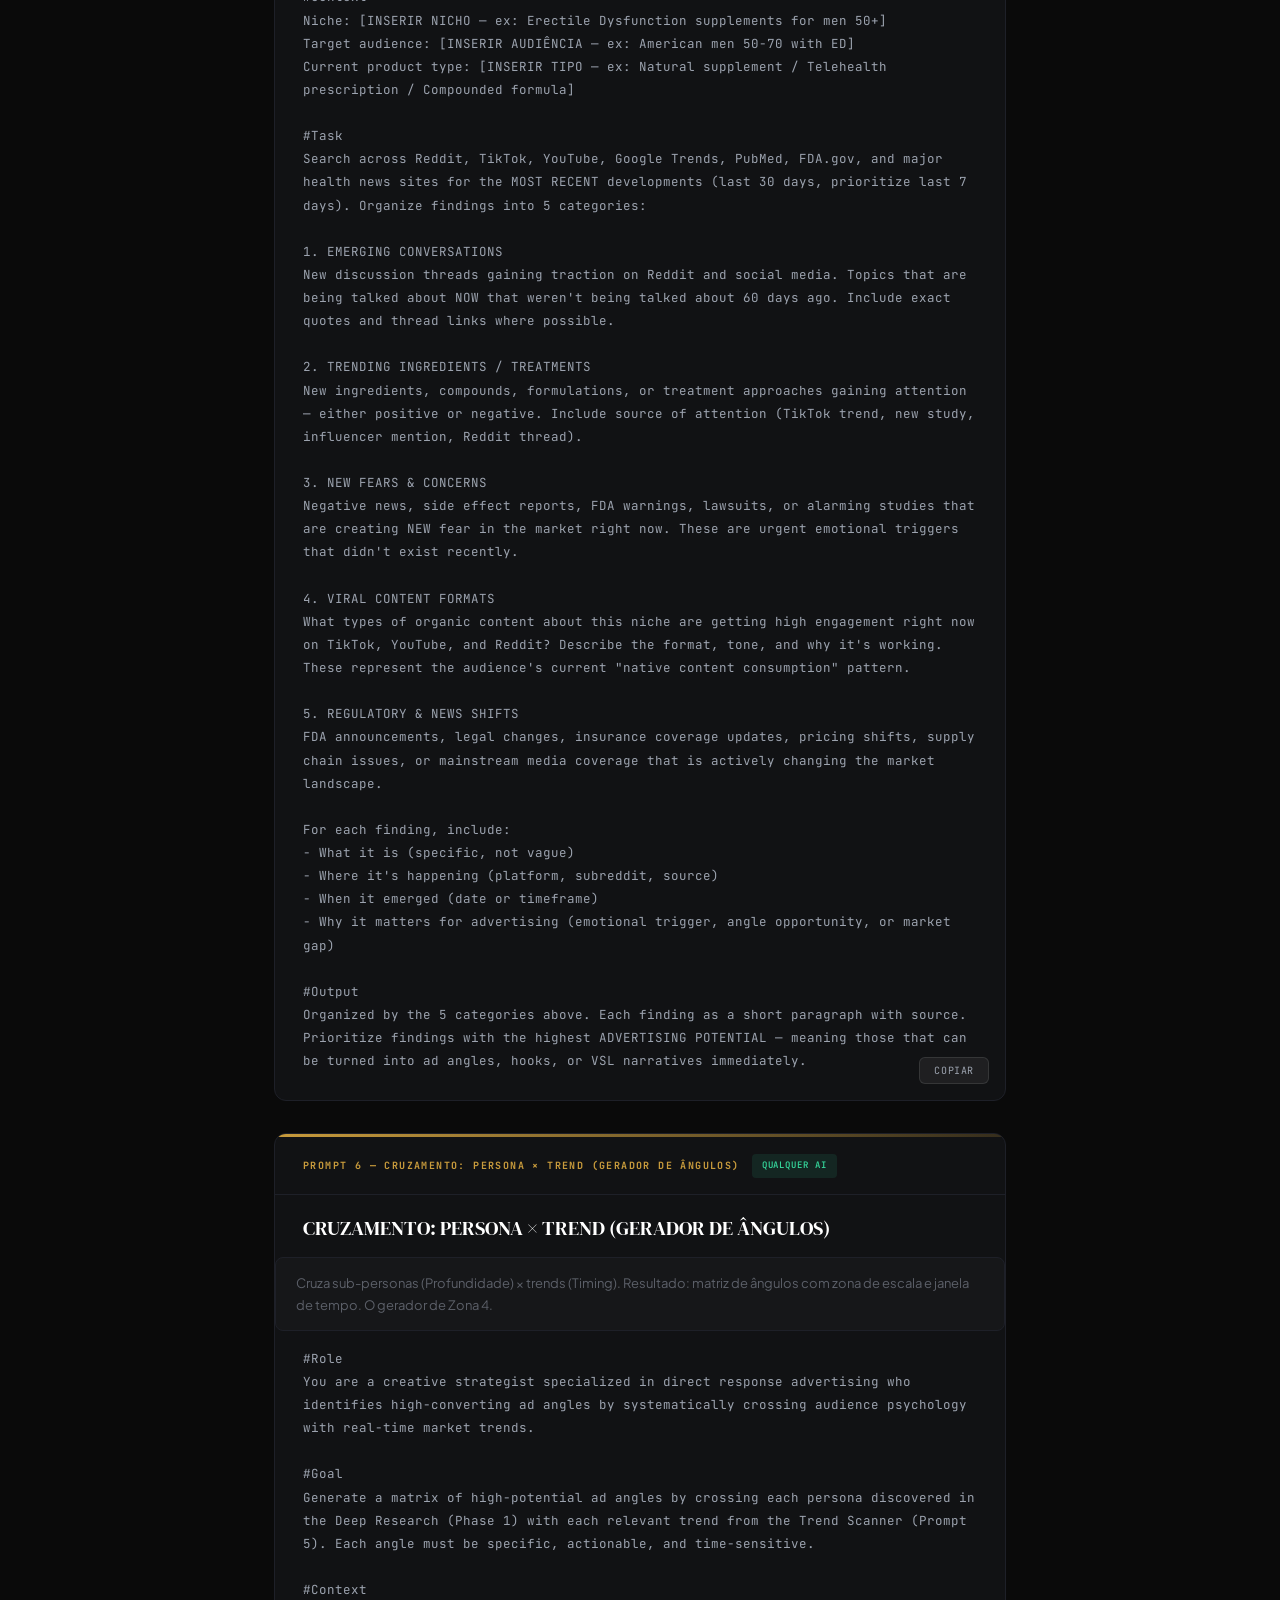
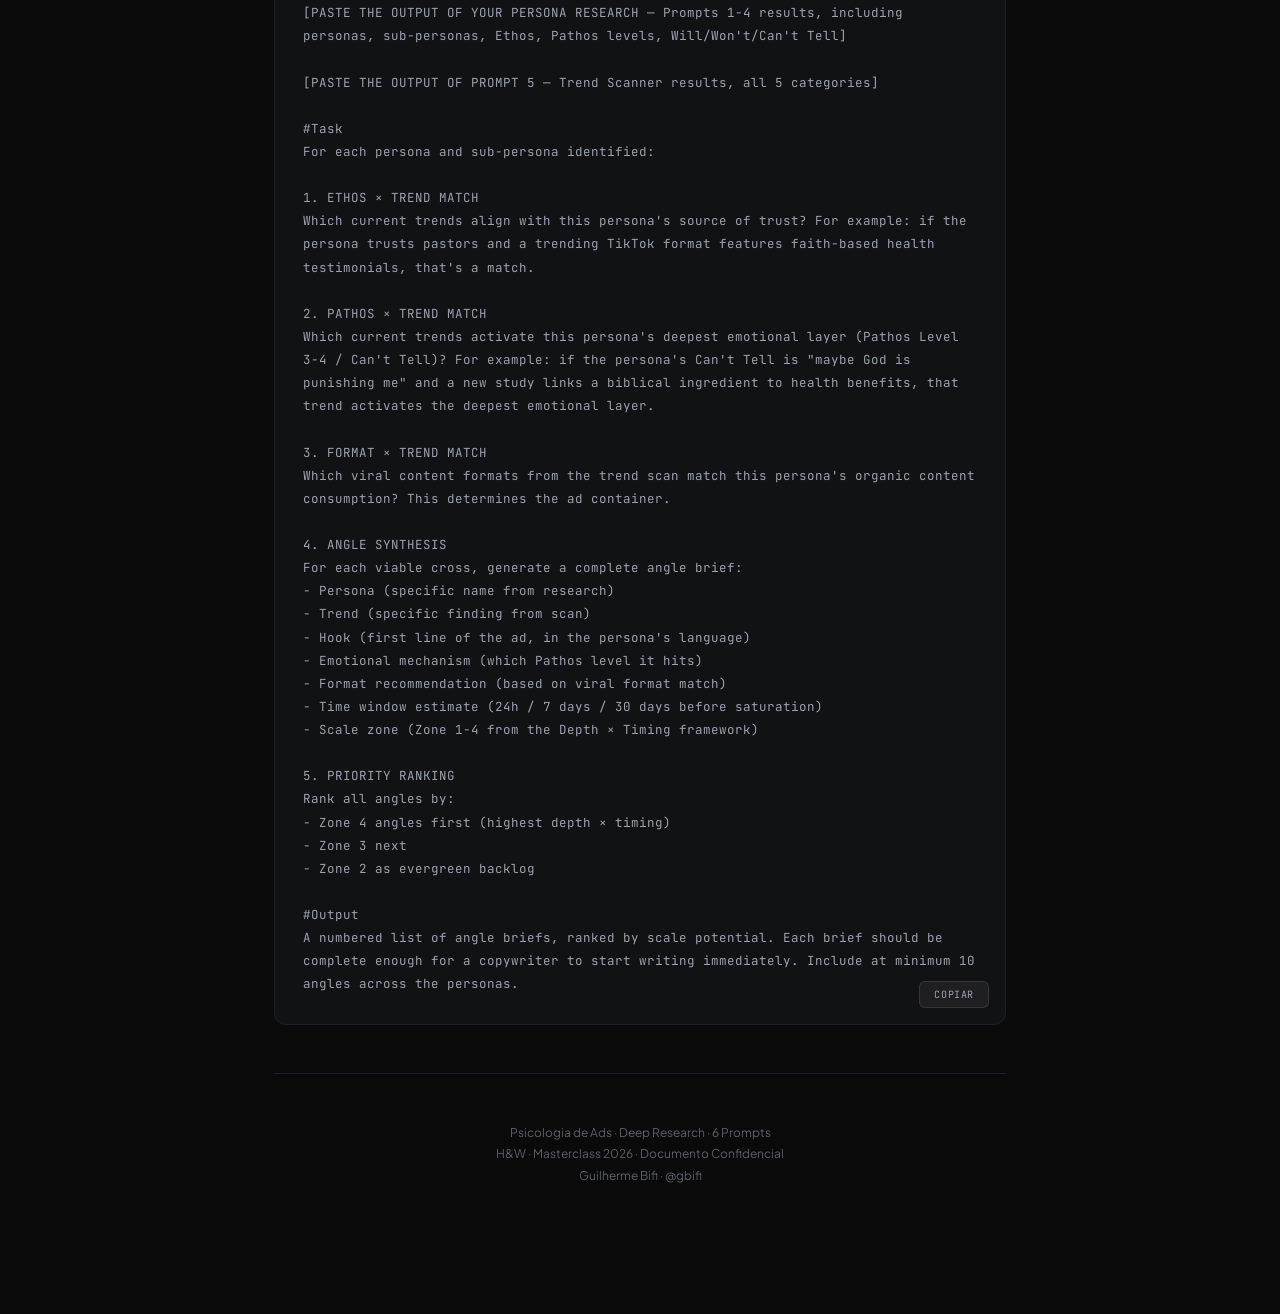
<file: estudo/prompt/index.html>
<!DOCTYPE html>
<html lang="pt-BR">
<head>
<meta charset="UTF-8">
<meta name="viewport" content="width=device-width, initial-scale=1.0">
<title>6 Prompts — Psicologia de Ads · H&W 2026</title>
<link href="https://fonts.googleapis.com/css2?family=DM+Serif+Display&family=Plus+Jakarta+Sans:wght@400;500;600;700&family=JetBrains+Mono:wght@400;500;600&display=swap" rel="stylesheet">
<style>
:root {
  --bg: #0a0a0a;
  --card: #111214;
  --border: #1e2028;
  --gold: #C89B3C;
  --gold-dim: rgba(200,155,60,.08);
  --gold-border: rgba(200,155,60,.2);
  --text: #E8E8E6;
  --text-mid: #9CA3AF;
  --text-dim: #5C6069;
  --green: #34D399;
  --green-dim: rgba(52,211,153,.1);
  --blue: #60A5FA;
  --red: #F87171;
}
* { margin:0; padding:0; box-sizing:border-box; }
body { font-family: 'Plus Jakarta Sans', system-ui, sans-serif; background: var(--bg); color: var(--text); line-height: 1.7; -webkit-font-smoothing: antialiased; }
.page { max-width: 780px; margin: 0 auto; padding: 0 24px 80px; }

/* COVER */
.cover { padding: 80px 0 60px; border-bottom: 1px solid var(--border); margin-bottom: 48px; position: relative; }
.cover-top { display: flex; justify-content: space-between; align-items: flex-start; margin-bottom: 48px; }
.cover-tag { font-family: 'JetBrains Mono', monospace; font-size: 10px; letter-spacing: .2em; text-transform: uppercase; color: var(--text-dim); }
.cover-author { font-family: 'JetBrains Mono', monospace; font-size: 10px; letter-spacing: .15em; text-transform: uppercase; color: var(--text-dim); text-align: right; }
.cover h1 { font-family: 'DM Serif Display', Georgia, serif; font-size: 48px; color: white; line-height: 1.05; margin-bottom: 12px; letter-spacing: -.02em; }
.cover h1 span { color: var(--gold); }
.cover p { font-size: 16px; color: var(--text-mid); margin-bottom: 24px; }
.cover .formula { display: inline-flex; align-items: center; gap: 14px; padding: 12px 24px; border: 1px solid var(--gold-border); border-radius: 6px; background: var(--gold-dim); }
.cover .formula span { font-family: 'JetBrains Mono', monospace; font-size: 12px; font-weight: 600; color: var(--gold); letter-spacing: .06em; }
.cover .formula .sep { color: rgba(200,155,60,.3); }

/* PROMPT CARD */
.prompt-card { background: var(--card); border: 1px solid var(--border); border-radius: 12px; margin-bottom: 32px; overflow: hidden; position: relative; }
.prompt-card::before { content: ''; position: absolute; top: 0; left: 0; right: 0; height: 3px; background: linear-gradient(90deg, var(--gold), rgba(200,155,60,.2)); }
.prompt-header { padding: 20px 28px 16px; border-bottom: 1px solid var(--border); display: flex; align-items: center; gap: 12px; flex-wrap: wrap; }
.prompt-num { font-family: 'JetBrains Mono', monospace; font-size: 10px; font-weight: 700; letter-spacing: .14em; text-transform: uppercase; color: var(--gold); }
.prompt-tool { font-family: 'JetBrains Mono', monospace; font-size: 9px; font-weight: 600; letter-spacing: .1em; text-transform: uppercase; padding: 4px 10px; border-radius: 4px; }
.tool-any { background: var(--green-dim); color: var(--green); }
.tool-deep { background: rgba(96,165,250,.1); color: var(--blue); }
.prompt-title { padding: 16px 28px 0; font-family: 'DM Serif Display', Georgia, serif; font-size: 20px; color: white; }
.prompt-body { padding: 16px 28px 28px; font-family: 'JetBrains Mono', monospace; font-size: 12.5px; line-height: 1.85; color: var(--text-mid); white-space: pre-wrap; word-wrap: break-word; }
.prompt-body strong, .prompt-body b { color: var(--text); }
.copy-btn { position: absolute; bottom: 16px; right: 16px; background: rgba(255,255,255,.06); border: 1px solid rgba(255,255,255,.1); color: var(--text-mid); font-family: 'JetBrains Mono', monospace; font-size: 10px; padding: 6px 14px; border-radius: 6px; cursor: pointer; transition: all .2s; letter-spacing: .06em; text-transform: uppercase; z-index: 2; }
.copy-btn:hover { background: var(--gold-dim); border-color: var(--gold-border); color: var(--gold); }
.copy-btn.copied { background: var(--green-dim); border-color: rgba(52,211,153,.3); color: var(--green); }

/* SECTION DIVIDER */
.section-label { font-family: 'JetBrains Mono', monospace; font-size: 10px; font-weight: 700; letter-spacing: .18em; text-transform: uppercase; color: var(--text-dim); margin: 48px 0 24px; display: flex; align-items: center; gap: 16px; }
.section-label::after { content: ''; flex: 1; height: 1px; background: var(--border); }

/* NOTES */
.note { font-size: 13px; color: var(--text-dim); line-height: 1.7; margin-top: 12px; padding: 14px 20px; background: rgba(255,255,255,.02); border-radius: 8px; border: 1px solid var(--border); }
.note strong { color: var(--text-mid); }

/* FOOTER */
.footer { text-align: center; padding: 48px 0; border-top: 1px solid var(--border); margin-top: 48px; }
.footer p { font-size: 12px; color: var(--text-dim); line-height: 1.8; }

@media (max-width: 640px) {
  .cover h1 { font-size: 36px; }
  .prompt-body { font-size: 11.5px; padding: 14px 20px 20px; }
  .prompt-header { padding: 16px 20px 12px; }
  .prompt-title { padding: 12px 20px 0; font-size: 18px; }
}
</style>
</head>
<body>
<div class="page">

<div class="cover">
  <div class="cover-top">
    <div class="cover-tag">H&W · Masterclass · 2026</div>
    <div class="cover-author">Guilherme Bifi<br>@gbifi</div>
  </div>
  <h1>6 Prompts<br><span>Ready-to-Paste</span></h1>
  <p>O pipeline completo de Deep Research para extrair sub-personas, código emocional, trends e ângulos explosivos de qualquer nicho de saúde.</p>
  <div class="formula">
    <span>ELEMENTO X</span>
    <span class="sep">›</span>
    <span>FORMATO</span>
    <span class="sep">›</span>
    <span>COPY</span>
  </div>
</div>

<div class="section-label">Profundidade — Quem é a audiência</div>

<div class="prompt-card">
  <button class="copy-btn" onclick="copyPrompt(this, 0)">Copiar</button>
  <div class="prompt-header">
    <span class="prompt-num">PROMPT 1 — RAPID MARKET SNAPSHOT</span>
    <span class="prompt-tool tool-any">Qualquer AI</span>
  </div>
  <div class="prompt-title">RAPID MARKET SNAPSHOT</div>
  <div class="note">Cria a fundação: quem é o avatar, qual o posicionamento, quais problemas resolve. Briefing estratégico que alimenta todo o resto.</div>
  <div class="prompt-body" id="prompt-0">#Role
You are a strategic marketing analyst trained in rapid onboarding and positioning discovery for direct response health offers in the American 50+ market.

#Goal
Generate a short, high-clarity writeup answering: Who are we targeting, what are we selling, and what problems are we solving?

#Context
My ideal customer persona is: [INSERIR AQUI]
The product I want to sell is: [INSERIR AQUI]
The problems my product is solving: [INSERIR AQUI]

#Task
Write a few short paragraphs that clearly answer the three context questions. Include:
- A one-paragraph sketch of the customer persona (demographics, psychographics, motivations)
- A 1–2 sentence description of the product and positioning
- A short explanation of the core problems this product resolves
Keep language simple, human, no marketing fluff.

#Output
Plain paragraphs, not lists. Write as if handing off to a creative strategist who needs to understand the market at a glance before diving into Deep Research.</div>
</div>

<div class="prompt-card">
  <button class="copy-btn" onclick="copyPrompt(this, 1)">Copiar</button>
  <div class="prompt-header">
    <span class="prompt-num">PROMPT 2 — QUOTES REAIS DO REDDIT (DEEP RESEARCH)</span>
    <span class="prompt-tool tool-deep">Deep Research / Perplexity Pro</span>
  </div>
  <div class="prompt-title">QUOTES REAIS DO REDDIT (DEEP RESEARCH)</div>
  <div class="note">O coração do Elemento X. Joga a AI dentro do Reddit e extrai as palavras reais que a audiência usa pra descrever sua dor. Quotes verbatim, sem filtro.</div>
  <div class="prompt-body" id="prompt-1">#Role
You are a world-class market research analyst with 10+ years specializing in extracting exact customer language from Reddit for direct response health advertising.

#Goal
Gather 100 verbatim, word-for-word quotes from Reddit that my target customers use when discussing their fears, frustrations, wants, beliefs, and joys. Produce a detailed persona sketch informed by these authentic voices.

#Context
My ideal customer persona is: [INSERIR AQUI]
The product I want to sell is: [INSERIR AQUI]
The problems my product is solving: [INSERIR AQUI]
I want to deeply understand the motivations, pain points, and aspirations that drive my ideal customer — using their own words and tone.

#Task
1. Identify and prioritize relevant subreddits.
2. Search threads and comments from the past 6 months, ensuring current language and sentiment.
3. Extract 20 raw, word-for-word quotes per category (total: 100), preserving slang, typos, and emotion:
   - My prospect fears are…
   - My prospect feels frustrated by…
   - My prospect wants…
   - My prospect believes…
   - My prospect enjoys…
4. Label each quote with the subreddit/thread source.
5. Synthesize a 5–6 sentence persona sketch capturing the emotional landscape and driving motivations.

#Output
Clear, organized, numbered list by category. Each quote in quotation marks with subreddit label. Persona sketch at the end in plain language.</div>
</div>

<div class="prompt-card">
  <button class="copy-btn" onclick="copyPrompt(this, 2)">Copiar</button>
  <div class="prompt-header">
    <span class="prompt-num">PROMPT 3 — PSYCHOGRAPHIC RESEARCH</span>
    <span class="prompt-tool tool-any">Qualquer AI</span>
  </div>
  <div class="prompt-title">PSYCHOGRAPHIC RESEARCH</div>
  <div class="note">Organiza as quotes em 4 buckets psicográficos (Identidade, Problemas, Desejos, Obstáculos). Os padrões que emergem revelam sub-personas.</div>
  <div class="prompt-body" id="prompt-2">#Goal
Produce an in-depth psychographic profile using Eugene Schwartz's research methods. Map Identity, Problems, Dreams/Desires, and Obstacles so our copy sounds like it was written from inside the community.

#Context
My ideal customer persona is: [INSERIR AQUI]
The product I want to sell is: [INSERIR AQUI]
The problems my product is solving: [INSERIR AQUI]

#Task
1. For each of the 4 categories below, gather at least 5 distinct themes. Under every theme, collect 2–4 word-for-word quotes (include slang, typos, emotion):
   - Identity (who they believe they are)
   - Problems (what keeps them up at night)
   - Dreams / Desires (what they truly want)
   - Obstacles (why they haven't solved it yet)
2. Label every quote with the source subreddit/thread.
3. Beneath each theme write a short Note that sums up the pattern.
4. Synthesize a 5–6 sentence persona sketch.

#Output
Clean, ordered document by category → theme → quotes → pattern note. Persona sketch at the end.</div>
</div>

<div class="prompt-card">
  <button class="copy-btn" onclick="copyPrompt(this, 3)">Copiar</button>
  <div class="prompt-header">
    <span class="prompt-num">PROMPT 4 — AWARENESS + WILL / WON'T / CAN'T TELL</span>
    <span class="prompt-tool tool-any">Qualquer AI</span>
  </div>
  <div class="prompt-title">AWARENESS + WILL / WON'T / CAN'T TELL</div>
  <div class="note">Expande cada desire com a escada "So I can..." e mapeia Will Tell / Won't Tell / Can't Tell. A camada emocional mais profunda.</div>
  <div class="prompt-body" id="prompt-3">#Goal
Surface the deepest market desires and awareness-level questions of our target audience using Eugene Schwartz's methodology.

#Context
My ideal customer persona is: [INSERIR AQUI]
The product I want to sell is: [INSERIR AQUI]
The problems my product is solving: [INSERIR AQUI]

#Task
1. Market Awareness Levels Table
   Build a table with 5 columns: Most Aware, Product Aware, Solution Aware, Problem Aware, Unaware.
   For each column list the key questions a prospect at that stage is likely asking.

2. Market Desires Expansion
   Identify 5–10 explicit desires. Create a "So I can…" ladder for each (3 levels deep).
   Table: Desire | So I can… (L1) | So I can… (L2) | So I can… (L3)

3. Will / Won't / Can't Tell Table
   For every desire above:
   - Will Tell — what they say openly
   - Won't Tell — what feels too private or embarrassing
   - Can't Tell — hidden or subconscious drivers
   Table: Desire | Will Tell | Won't Tell | Can't Tell

#Output
3 tables in order, formatted cleanly for copy/paste.</div>
</div>

<div class="section-label">Timing — O que está acontecendo agora</div>

<div class="prompt-card">
  <button class="copy-btn" onclick="copyPrompt(this, 4)">Copiar</button>
  <div class="prompt-header">
    <span class="prompt-num">PROMPT 5 — TREND SCANNER (DEEP RESEARCH)</span>
    <span class="prompt-tool tool-deep">Deep Research / Perplexity Pro</span>
  </div>
  <div class="prompt-title">TREND SCANNER (DEEP RESEARCH)</div>
  <div class="note">Varre o que está acontecendo AGORA — esta semana, este mês. Conversas emergentes, ingredientes trending, medos novos, formatos virais, mudanças regulatórias.</div>
  <div class="prompt-body" id="prompt-4">#Role
You are a real-time market intelligence analyst specialized in identifying emerging trends, breaking conversations, and sentiment shifts in the health and wellness market. You monitor Reddit, TikTok, YouTube, Google Trends, PubMed, FDA announcements, and health news outlets.

#Goal
Produce a comprehensive trend report for the [NICHE] market, capturing what is happening RIGHT NOW — this week, this month — that creates new emotional triggers, new angles, new fears, or new opportunities that marketers can leverage immediately.

#Context
Niche: [INSERIR NICHO — ex: Erectile Dysfunction supplements for men 50+]
Target audience: [INSERIR AUDIÊNCIA — ex: American men 50-70 with ED]
Current product type: [INSERIR TIPO — ex: Natural supplement / Telehealth prescription / Compounded formula]

#Task
Search across Reddit, TikTok, YouTube, Google Trends, PubMed, FDA.gov, and major health news sites for the MOST RECENT developments (last 30 days, prioritize last 7 days). Organize findings into 5 categories:

1. EMERGING CONVERSATIONS
New discussion threads gaining traction on Reddit and social media. Topics that are being talked about NOW that weren't being talked about 60 days ago. Include exact quotes and thread links where possible.

2. TRENDING INGREDIENTS / TREATMENTS
New ingredients, compounds, formulations, or treatment approaches gaining attention — either positive or negative. Include source of attention (TikTok trend, new study, influencer mention, Reddit thread).

3. NEW FEARS & CONCERNS
Negative news, side effect reports, FDA warnings, lawsuits, or alarming studies that are creating NEW fear in the market right now. These are urgent emotional triggers that didn't exist recently.

4. VIRAL CONTENT FORMATS
What types of organic content about this niche are getting high engagement right now on TikTok, YouTube, and Reddit? Describe the format, tone, and why it's working. These represent the audience's current "native content consumption" pattern.

5. REGULATORY & NEWS SHIFTS
FDA announcements, legal changes, insurance coverage updates, pricing shifts, supply chain issues, or mainstream media coverage that is actively changing the market landscape.

For each finding, include:
- What it is (specific, not vague)
- Where it's happening (platform, subreddit, source)
- When it emerged (date or timeframe)
- Why it matters for advertising (emotional trigger, angle opportunity, or market gap)

#Output
Organized by the 5 categories above. Each finding as a short paragraph with source. Prioritize findings with the highest ADVERTISING POTENTIAL — meaning those that can be turned into ad angles, hooks, or VSL narratives immediately.</div>
</div>

<div class="prompt-card">
  <button class="copy-btn" onclick="copyPrompt(this, 5)">Copiar</button>
  <div class="prompt-header">
    <span class="prompt-num">PROMPT 6 — CRUZAMENTO: PERSONA × TREND (GERADOR DE ÂNGULOS)</span>
    <span class="prompt-tool tool-any">Qualquer AI</span>
  </div>
  <div class="prompt-title">CRUZAMENTO: PERSONA × TREND (GERADOR DE ÂNGULOS)</div>
  <div class="note">Cruza sub-personas (Profundidade) × trends (Timing). Resultado: matriz de ângulos com zona de escala e janela de tempo. O gerador de Zona 4.</div>
  <div class="prompt-body" id="prompt-5">#Role
You are a creative strategist specialized in direct response advertising who identifies high-converting ad angles by systematically crossing audience psychology with real-time market trends.

#Goal
Generate a matrix of high-potential ad angles by crossing each persona discovered in the Deep Research (Phase 1) with each relevant trend from the Trend Scanner (Prompt 5). Each angle must be specific, actionable, and time-sensitive.

#Context
[PASTE THE OUTPUT OF YOUR PERSONA RESEARCH — Prompts 1-4 results, including personas, sub-personas, Ethos, Pathos levels, Will/Won't/Can't Tell]

[PASTE THE OUTPUT OF PROMPT 5 — Trend Scanner results, all 5 categories]

#Task
For each persona and sub-persona identified:

1. ETHOS × TREND MATCH
Which current trends align with this persona's source of trust? For example: if the persona trusts pastors and a trending TikTok format features faith-based health testimonials, that's a match.

2. PATHOS × TREND MATCH  
Which current trends activate this persona's deepest emotional layer (Pathos Level 3-4 / Can't Tell)? For example: if the persona's Can't Tell is "maybe God is punishing me" and a new study links a biblical ingredient to health benefits, that trend activates the deepest emotional layer.

3. FORMAT × TREND MATCH
Which viral content formats from the trend scan match this persona's organic content consumption? This determines the ad container.

4. ANGLE SYNTHESIS
For each viable cross, generate a complete angle brief:
- Persona (specific name from research)
- Trend (specific finding from scan)
- Hook (first line of the ad, in the persona's language)
- Emotional mechanism (which Pathos level it hits)
- Format recommendation (based on viral format match)
- Time window estimate (24h / 7 days / 30 days before saturation)
- Scale zone (Zone 1-4 from the Depth × Timing framework)

5. PRIORITY RANKING
Rank all angles by:
- Zone 4 angles first (highest depth × timing)
- Zone 3 next
- Zone 2 as evergreen backlog

#Output
A numbered list of angle briefs, ranked by scale potential. Each brief should be complete enough for a copywriter to start writing immediately. Include at minimum 10 angles across the personas.</div>
</div>


<div class="footer">
  <p>Psicologia de Ads · Deep Research · 6 Prompts<br>
  H&W · Masterclass 2026 · Documento Confidencial<br>
  Guilherme Bifi · @gbifi</p>
</div>

</div>

<script>
function copyPrompt(btn, idx) {
  const body = document.getElementById('prompt-' + idx);
  const text = body.innerText;
  navigator.clipboard.writeText(text).then(() => {
    btn.textContent = '✓ Copiado';
    btn.classList.add('copied');
    setTimeout(() => {
      btn.textContent = 'Copiar';
      btn.classList.remove('copied');
    }, 2000);
  });
}
</script>

</body>
</html>
</file>
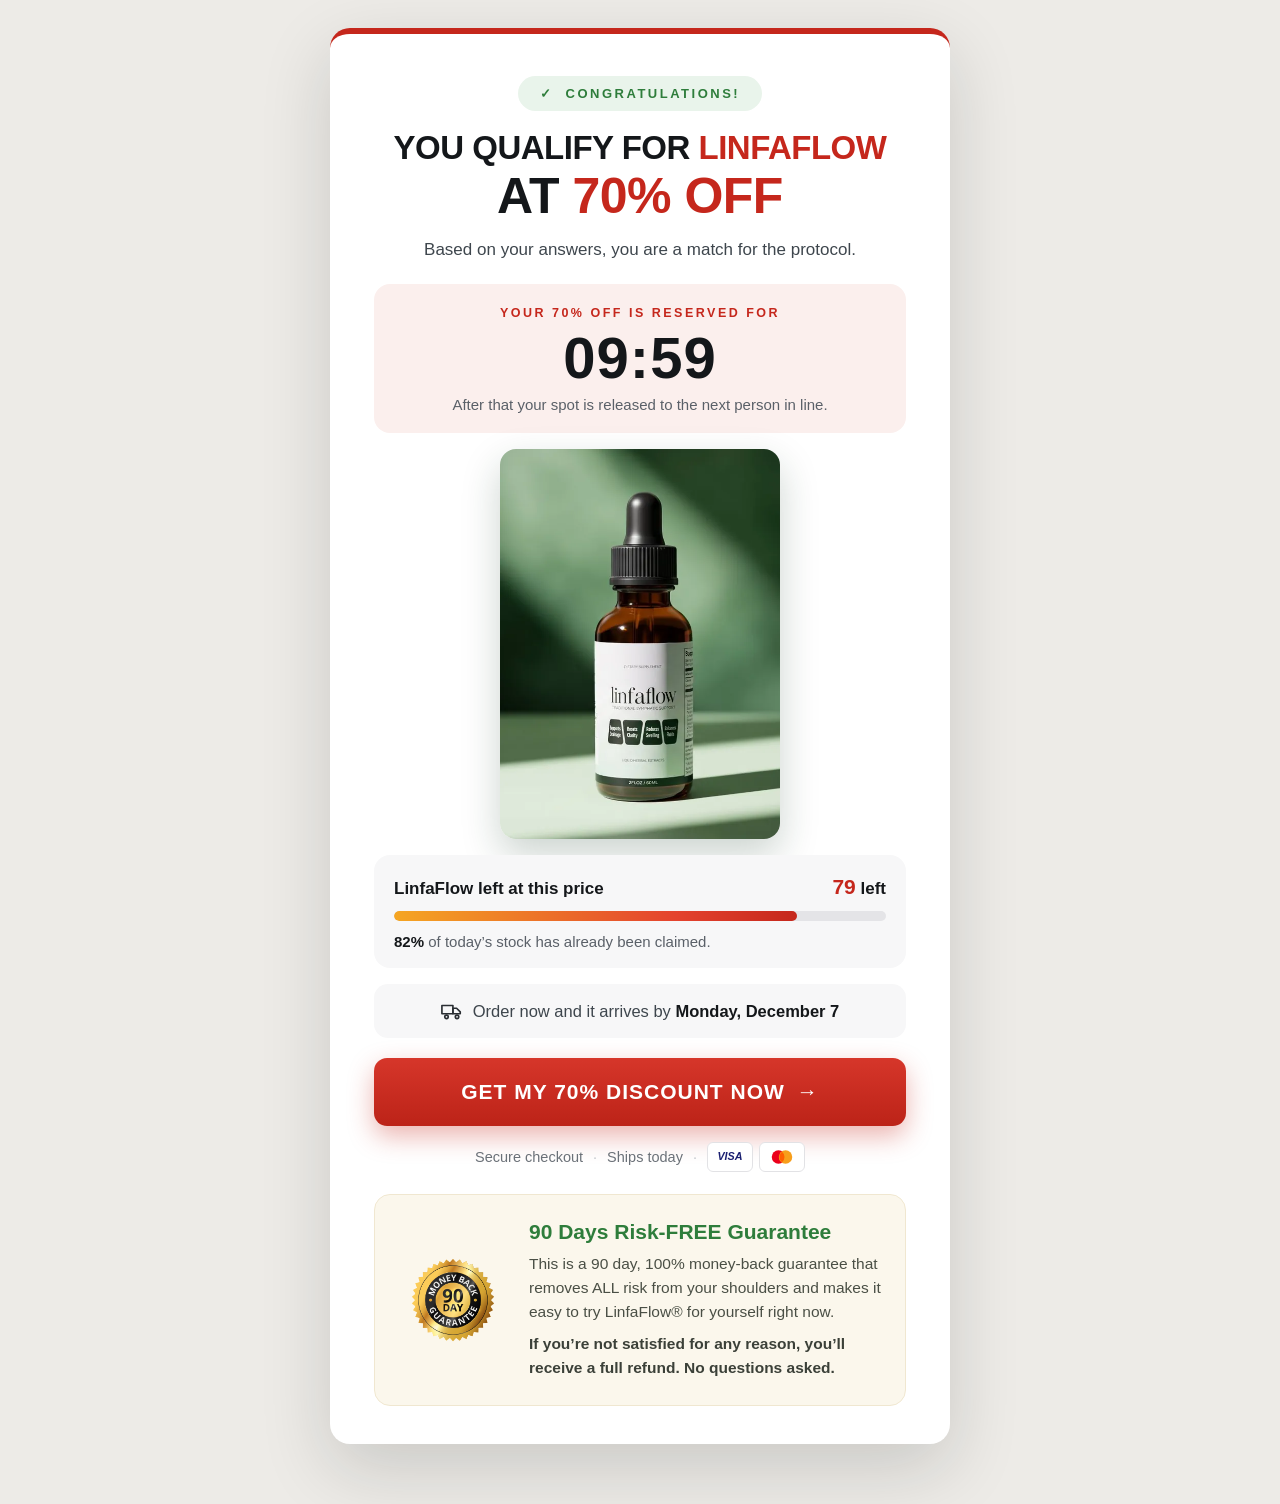
<file: linfaflow-adv03-quiz/linfaflow-quiz-result (3).html>
<!DOCTYPE html>
<html lang="en">
<head>
<meta charset="UTF-8">
<meta name="viewport" content="width=device-width, initial-scale=1.0">
<title>You Qualify — LinfaFlow</title>
<style>
  :root{
    --red:#C5271C;
    --red-dark:#A81C12;
    --red-soft:#FBEFED;
    --green:#2E7D3B;
    --green-soft:#E9F4EB;
    --ink:#14171A;
    --ink-2:#3E464D;
    --ink-3:#5A6068;
    --card:#F7F7F8;
    --line:#ECECEE;
    --cream:#FBF7EC;
    --cream-line:#F0E7D0;
    --gold:#C89235;
  }
  *{margin:0;padding:0;box-sizing:border-box;}
  html{ -webkit-text-size-adjust:100%; }
  body{
    font-family:-apple-system,BlinkMacSystemFont,"Segoe UI",Roboto,"Helvetica Neue",Arial,sans-serif;
    background:#EDEBE7;
    color:var(--ink);
    min-height:100vh;
    display:flex;
    align-items:flex-start;
    justify-content:center;
    padding:28px 14px 60px;
  }
  .modal{
    width:100%;
    max-width:620px;
    background:#fff;
    border-radius:20px;
    box-shadow:0 24px 70px rgba(20,23,26,.16);
    border-top:6px solid var(--red);
    padding:34px 26px 30px;
  }
  @media (min-width:520px){ .modal{ padding:42px 44px 38px; } }

  /* Modo embutido (dentro do iframe do popup do quiz) */
  html.embedded body{background:transparent;padding:0;min-height:0;display:block;}
  html.embedded .modal{max-width:none;box-shadow:none;}

  /* ---------- entrance ---------- */
  .rv{ opacity:0; transform:translateY(14px); animation:rise .55s cubic-bezier(.2,.7,.3,1) forwards; }
  .rv:nth-child(1){animation-delay:.02s} .rv:nth-child(2){animation-delay:.08s}
  .rv:nth-child(3){animation-delay:.14s} .rv:nth-child(4){animation-delay:.20s}
  .rv:nth-child(5){animation-delay:.26s} .rv:nth-child(6){animation-delay:.32s}
  .rv:nth-child(7){animation-delay:.38s} .rv:nth-child(8){animation-delay:.44s}
  .rv:nth-child(9){animation-delay:.50s} .rv:nth-child(10){animation-delay:.56s}
  @keyframes rise{ to{ opacity:1; transform:translateY(0);} }

  /* ---------- header ---------- */
  .pill{
    display:flex; justify-content:center; margin-bottom:18px;
  }
  .pill span{
    display:inline-flex; align-items:center; gap:8px;
    background:var(--green-soft); color:var(--green);
    font-weight:800; font-size:13px; letter-spacing:2.5px;
    padding:10px 22px; border-radius:999px; text-transform:uppercase;
  }
  h1{
    text-align:center;
    font-weight:900;
    letter-spacing:-.5px;
    text-transform:uppercase;
    margin-bottom:14px;
  }
  h1 .hl{ color:var(--red); }
  .h1-top{ display:block; white-space:nowrap; font-size:clamp(19px,5.4vw,33px); line-height:1.15; }
  .h1-big{ display:block; white-space:nowrap; font-size:clamp(34px,9vw,50px); line-height:1.08; margin-top:2px; }
  .sub{
    text-align:center;
    font-size:17px;
    color:var(--ink-2);
    line-height:1.5;
    margin-bottom:22px;
  }

  /* ---------- timer ---------- */
  .timer-box{
    background:var(--red-soft);
    border-radius:16px;
    text-align:center;
    padding:22px 18px 20px;
    margin-bottom:16px;
  }
  .timer-label{
    color:var(--red);
    font-weight:800;
    font-size:12.5px;
    letter-spacing:2.5px;
    text-transform:uppercase;
    margin-bottom:6px;
  }
  .timer{
    font-size:clamp(46px,10vw,58px);
    font-weight:900;
    letter-spacing:1px;
    font-variant-numeric:tabular-nums;
    line-height:1.1;
    transition:color .3s;
  }
  .timer.low{ color:var(--red); animation:blink 1s ease-in-out infinite; }
  @keyframes blink{ 50%{ opacity:.55; } }
  .timer-sub{ font-size:15px; color:var(--ink-3); margin-top:6px; }

  /* ---------- product: foto editorial ---------- */
  .product-card{
    display:flex;
    justify-content:center;
    margin-bottom:16px;
  }
  .bimg{
    display:block; height:390px; width:auto;
    border-radius:16px;
    box-shadow:0 16px 38px rgba(22,58,36,.22);
  }
  @media (max-width:419px){
    .bimg{ height:325px; }
  }

  /* ---------- stock ---------- */
  .stock-card{
    background:var(--card);
    border-radius:16px;
    padding:20px 20px 18px;
    margin-bottom:16px;
  }
  .stock-row{
    display:flex; justify-content:space-between; align-items:baseline; gap:12px;
    font-size:17px; font-weight:600; margin-bottom:12px;
  }
  .stock-row .num{ font-weight:600; color:var(--ink); white-space:nowrap; }
  .stock-row .num b{ color:var(--red); font-size:21px; font-weight:900; }
  .bar{
    height:10px; background:#E4E4E7; border-radius:999px; overflow:hidden; margin-bottom:12px;
  }
  .bar-fill{
    height:100%; width:0;
    background:linear-gradient(90deg,#F5A623,#E4432E 70%,#C5271C);
    border-radius:999px;
    transition:width 1.3s cubic-bezier(.25,.8,.3,1);
  }
  .stock-sub{ font-size:15px; color:var(--ink-3); }
  .stock-sub b{ color:var(--ink); }

  /* ---------- shipping ---------- */
  .ship{
    background:var(--card);
    border-radius:14px;
    padding:16px 18px;
    display:flex; align-items:center; justify-content:center; gap:10px;
    font-size:16.5px; color:var(--ink-2);
    text-align:center;
    margin-bottom:20px;
  }
  .ship b{ color:var(--ink); }
  .ship svg{ flex-shrink:0; }

  /* ---------- CTA ---------- */
  .cta{
    display:flex; align-items:center; justify-content:center; gap:12px;
    width:100%;
    background:linear-gradient(180deg,#D6362A,#BC2318);
    color:#fff;
    text-decoration:none;
    font-size:clamp(17px,4vw,21px);
    font-weight:800;
    letter-spacing:1px;
    text-transform:uppercase;
    padding:22px 18px;
    border-radius:13px;
    box-shadow:0 10px 26px rgba(197,39,28,.35);
    transition:transform .15s, box-shadow .15s;
    animation:glow 2.4s ease-in-out infinite;
  }
  .cta:hover{ transform:translateY(-2px); box-shadow:0 14px 30px rgba(197,39,28,.45); }
  .cta .arr{ transition:transform .15s; }
  .cta:hover .arr{ transform:translateX(5px); }
  @keyframes glow{
    0%,100%{ box-shadow:0 10px 26px rgba(197,39,28,.35); }
    50%{ box-shadow:0 10px 34px rgba(197,39,28,.55); }
  }

  /* ---------- microcopy + payments ---------- */
  .micro{
    display:flex; align-items:center; justify-content:center; flex-wrap:wrap;
    gap:6px 10px;
    font-size:14.5px; color:#6B7178;
    margin:16px 0 22px;
  }
  .micro .dot{ color:#C4C8CC; }
  .paybadges{ display:inline-flex; gap:6px; align-items:center; }
  .paybadge{
    width:46px; height:30px;
    background:#fff; border:1px solid #E2E2E5; border-radius:6px;
    display:inline-flex; align-items:center; justify-content:center;
  }

  /* ---------- guarantee ---------- */
  .guarantee{
    background:var(--cream);
    border:1px solid var(--cream-line);
    border-radius:16px;
    padding:24px 22px;
    display:flex; gap:20px; align-items:center;
  }
  .seal{ flex-shrink:0; width:112px; height:112px; display:block; object-fit:contain; }
  .g-title{
    color:var(--green);
    font-size:21px;
    font-weight:800;
    margin-bottom:8px;
    line-height:1.2;
  }
  .g-body{ font-size:15.5px; color:#4A4F45; line-height:1.55; }
  .g-body + .g-body{ margin-top:8px; font-weight:600; color:#3B4038; }
  @media (max-width:479px){
    .guarantee{ flex-direction:column; text-align:center; }
  }

  @media (prefers-reduced-motion:reduce){
    .rv{ animation:none; opacity:1; transform:none; }
    .cta, .timer.low{ animation:none; }
    .bar-fill{ transition:none; }
  }
</style>
</head>
<body>

<main class="modal">

  <!-- HEADER -->
  <div class="rv pill"><span>&#10003;&nbsp; Congratulations!</span></div>

  <h1 class="rv"><span class="h1-top">You Qualify for <span class="hl">LinfaFlow</span></span><span class="h1-big">at <span class="hl">70% OFF</span></span></h1>

  <p class="rv sub">Based on your answers, you are a match for the protocol.</p>

  <!-- TIMER -->
  <div class="rv timer-box">
    <div class="timer-label">Your 70% OFF is reserved for</div>
    <div class="timer" id="timer">10:00</div>
    <div class="timer-sub">After that your spot is released to the next person in line.</div>
  </div>

  <!-- PRODUCT -->
  <div class="rv product-card">
    <img class="bimg" alt="LinfaFlow bottle">
  </div>

  <!-- STOCK -->
  <div class="rv stock-card">
    <div class="stock-row">
      <span>LinfaFlow left at this price</span>
      <span class="num"><b id="stockNum">–</b> left</span>
    </div>
    <div class="bar"><div class="bar-fill" id="barFill"></div></div>
    <div class="stock-sub"><b id="claimedPct">–</b> of today&rsquo;s stock has already been claimed.</div>
  </div>

  <!-- SHIPPING -->
  <div class="rv ship">
    <svg viewBox="0 0 24 24" width="22" height="22" fill="none" stroke="#2A2E33" stroke-width="1.8" stroke-linecap="round" stroke-linejoin="round">
      <path d="M1 6h12v9H1z"/><path d="M13 9h4l4 4v2h-8z"/>
      <circle cx="6" cy="18.4" r="1.9"/><circle cx="17.5" cy="18.4" r="1.9"/>
    </svg>
    <span>Order now and it arrives by <b id="shipDate">…</b></span>
  </div>

  <!-- CTA — aponte o href para a URL do checkout -->
  <div class="rv">
    <a class="cta" id="DTC_CTA" href="https://cc.linfaflow.com/dtcnew/checkout.php" target="_top">Get My 70% Discount Now <span class="arr">&#8594;</span></a>
  </div>

  <div class="rv micro">
    <span>Secure checkout</span><span class="dot">&#183;</span>
    <span>Ships today</span><span class="dot">&#183;</span>
    <span class="paybadges">
      <span class="paybadge">
        <svg width="34" height="12" viewBox="0 0 60 20"><text x="30" y="16" text-anchor="middle" font-size="19" font-weight="800" font-style="italic" fill="#1A1F71" font-family="Arial, sans-serif">VISA</text></svg>
      </span>
      <span class="paybadge">
        <svg width="34" height="22" viewBox="0 0 48 30">
          <circle cx="19" cy="15" r="9.5" fill="#EB001B"/>
          <circle cx="29" cy="15" r="9.5" fill="#F79E1B"/>
          <path d="M24 7.6a9.5 9.5 0 0 1 0 14.8a9.5 9.5 0 0 1 0-14.8z" fill="#FF5F00"/>
        </svg>
      </span>
    </span>
  </div>

  <!-- GUARANTEE -->
  <div class="rv guarantee">
    <img class="seal" src="img/90day_seal.webp" alt="90-day money-back guarantee" width="120" height="120" loading="lazy" decoding="async">
    <div>
      <div class="g-title">90 Days Risk-FREE Guarantee</div>
      <p class="g-body">This is a 90 day, 100% money-back guarantee that removes ALL risk from your shoulders and makes it easy to try LinfaFlow&reg; for yourself right now.</p>
      <p class="g-body">If you&rsquo;re not satisfied for any reason, you&rsquo;ll receive a full refund. No questions asked.</p>
    </div>
  </div>

</main>

<script>
/* =========================================================
   CONFIG — tudo que você precisa ajustar está aqui
   ========================================================= */
const CONFIG = {
  TIMER_MINUTES: 10,       // duração da reserva do desconto

  STOCK_LEFT: 79,          // ← plugue aqui o valor REAL (alocação diária / API server-side).
  STOCK_CLAIMED_PCT: 82,   //    Sem decremento fake no client — se ligar num endpoint de
                           //    estoque real, o número cai sozinho a cada venda de verdade.

  SHIP_DAYS: 3             // entrega = hoje + N dias (calculado automático)
};

/* ---------- imagem do produto (embutida em base64 p/ o arquivo abrir sozinho) ----------
   Em produção: troque BOTTLE_SRC pela URL do asset hospedado no CDN. */
const BOTTLE_SRC = "[data-uri]";
document.querySelectorAll('.bimg').forEach(function(el){ el.src = BOTTLE_SRC; });

/* ---------- countdown ---------- */
(function(){
  const el = document.getElementById('timer');
  let total = CONFIG.TIMER_MINUTES * 60;
  function render(){
    const m = String(Math.floor(total / 60)).padStart(2,'0');
    const s = String(total % 60).padStart(2,'0');
    el.textContent = m + ':' + s;
    if (total <= 60) el.classList.add('low');
  }
  render();
  const iv = setInterval(function(){
    if (total > 0) { total--; render(); }
    else clearInterval(iv);
  }, 1000);
})();

/* ---------- shipping date: hoje + SHIP_DAYS ---------- */
(function(){
  const d = new Date();
  d.setDate(d.getDate() + CONFIG.SHIP_DAYS);
  document.getElementById('shipDate').textContent =
    d.toLocaleDateString('en-US', { weekday:'long', month:'long', day:'numeric' });
})();

/* ---------- stock (renderiza a partir do CONFIG) ---------- */
(function(){
  document.getElementById('stockNum').textContent = CONFIG.STOCK_LEFT;
  document.getElementById('claimedPct').textContent = CONFIG.STOCK_CLAIMED_PCT + '%';
  // barra anima até o valor real no load
  requestAnimationFrame(function(){
    setTimeout(function(){
      document.getElementById('barFill').style.width = CONFIG.STOCK_CLAIMED_PCT + '%';
    }, 350);
  });
})();
</script>

<script>
/* Modo embutido: quando aberta dentro do popup do quiz (iframe),
   ajusta o layout e informa a altura para o pai dimensionar o iframe */
(function(){
  if (window.self === window.top) return;
  document.documentElement.classList.add('embedded');
  function reportHeight(){
    try{
      var h = document.documentElement.scrollHeight || document.body.scrollHeight;
      window.parent.postMessage({ qrHeight: h }, '*');
    }catch(_){}
  }
  window.addEventListener('load', reportHeight);
  setInterval(reportHeight, 400);
})();
</script>

<script>
/* ---------- botao final: redireciona para o checkout externo ----------
   O <a> ja tem href absoluto + target="_top", entao quem navega e o proprio
   browser (nao depende de JS nem da pagina-mae). Este script so:
   1. cola os parametros de tracking no href, ainda no load;
   2. avisa a pagina-mae no clique, para ela disparar InitiateCheckout;
   3. navega a janela inteira, saindo do iframe do popup. */
(function(){
  var CHECKOUT_URL = "https://cc.linfaflow.com/dtcnew/checkout.php";
  var btn = document.getElementById('DTC_CTA');
  if (!btn) return;

  // 1. repassa a query (rtkclickid, utm_*) recebida da pagina-mae
  var qs = window.location.search.replace(/^\?/, '');
  var target = qs
    ? CHECKOUT_URL + (CHECKOUT_URL.indexOf('?') > -1 ? '&' : '?') + qs
    : CHECKOUT_URL;
  btn.setAttribute('href', target);
  btn.setAttribute('target', '_top');
  btn.setAttribute('rel', 'noopener');

  btn.addEventListener('click', function(e){
    // 2. avisa a pagina-mae para disparar InitiateCheckout (fbq / utmify)
    if (window.self !== window.top) {
      try { window.parent.postMessage({ qrCheckout: true }, '*'); } catch(_){}
    }
    // 3. navega a JANELA INTEIRA (sai do iframe do popup), um caminho so.
    //    Se o JS falhar, o href + target="_top" do proprio <a> faz o trabalho.
    e.preventDefault();
    try {
      window.top.location.href = target;
    } catch(_) {
      try { window.open(target, '_top'); }
      catch(__) { window.location.href = target; }
    }
  });
})();
</script>

</body>
</html>
</file>
